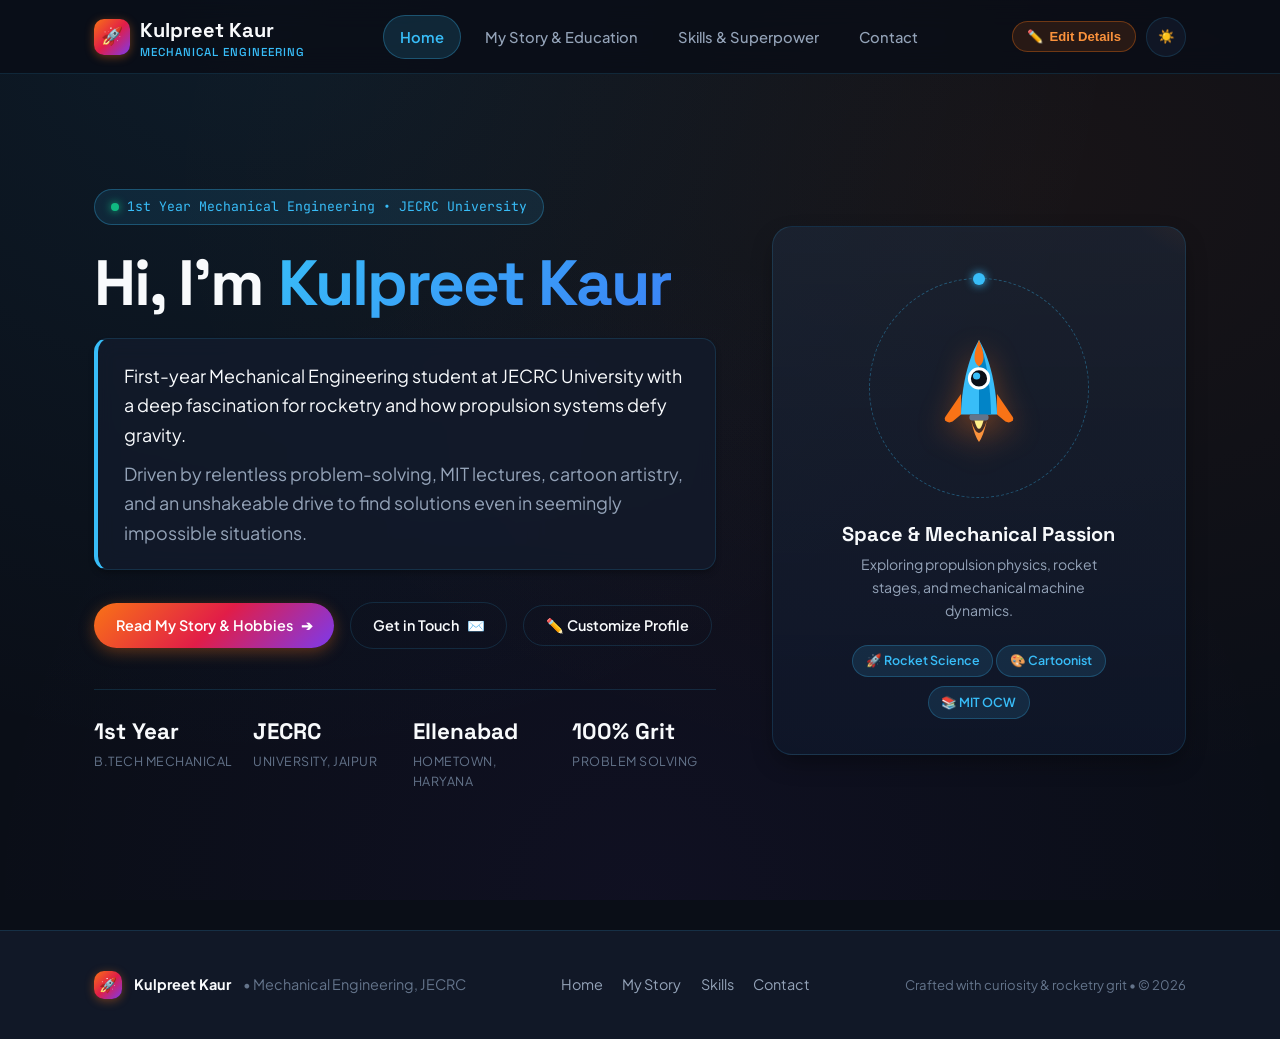
<file: index.html>
<!DOCTYPE html>
<html lang="en" data-theme="dark">
<head>
  <meta charset="UTF-8">
  <meta name="viewport" content="width=device-width, initial-scale=1.0">
  <title>Home - Kulpreet Kaur | Mechanical Engineering & Rocketry Portfolio</title>
  <meta name="description" content="Portfolio of Kulpreet Kaur - 1st Year Mechanical Engineering Student at JECRC University, Rocketry Enthusiast, and Relentless Problem Solver.">
  <link rel="stylesheet" href="css/style.css">
<script src="https://cdn.botpress.cloud/webchat/v5.0/inject.js"></script>
<script src="https://files.bpcontent.cloud/2026/10/14/05/20261014053906-Y2RMKIDY.js" defer></script>
</head>
<body>

  <!-- Navigation Bar -->
  <header class="navbar">
    <div class="container nav-container">
      <a href="index.html" class="nav-brand">
        <span class="rocket-icon-brand">🚀</span>
        <div>
          <span data-config="name">Kulpreet Kaur</span>
          <span class="brand-text-sub">Mechanical Engineering</span>
        </div>
      </a>

      <nav>
        <ul class="nav-menu">
          <li><a href="index.html" class="nav-link active">Home</a></li>
          <li><a href="about.html" class="nav-link">My Story &amp; Education</a></li>
          <li><a href="skills.html" class="nav-link">Skills &amp; Superpower</a></li>
          <li><a href="contact.html" class="nav-link">Contact</a></li>
        </ul>
      </nav>

      <div class="nav-actions">
        <!-- Live Customizer Trigger -->
        <button class="btn-edit-badge open-customizer-btn" title="Customize phone, email, linkedin, and intro">
          ✏️ <span>Edit Details</span>
        </button>
        <!-- Theme Toggle -->
        <button id="themeToggleBtn" class="btn-icon" title="Toggle Theme" aria-label="Toggle Theme">☀️</button>
        <!-- Mobile Menu Toggle -->
        <button class="mobile-toggle" aria-label="Toggle mobile menu">☰</button>
      </div>
    </div>
  </header>

  <!-- Page 1: Home Section -->
  <main class="page-section">
    <div class="container">
      <div class="hero-wrapper">
        <!-- Left: Text Information -->
        <div class="hero-text-col">
          <div class="hero-pill">
            <span class="dot"></span>
            <span>1st Year Mechanical Engineering &bull; JECRC University</span>
          </div>

          <h1 class="hero-name">
            Hi, I'm <span class="text-gradient" data-config="name">Kulpreet Kaur</span>
          </h1>

          <!-- 2-Line Intro as requested -->
          <div class="hero-intro-box">
            <p class="hero-intro-line" data-config="introLine1">
              First-year Mechanical Engineering student at JECRC University with a deep fascination for rocketry and how propulsion systems defy gravity.
            </p>
            <p class="hero-intro-line" data-config="introLine2">
              Driven by relentless problem-solving, MIT lectures, cartoon artistry, and an unshakeable drive to find solutions even in seemingly impossible situations.
            </p>
          </div>

          <!-- Quick Action CTAs -->
          <div class="hero-ctas">
            <a href="about.html" class="btn btn-rocket">
              <span>Read My Story &amp; Hobbies</span> ➔
            </a>
            <a href="contact.html" class="btn btn-outline">
              <span>Get in Touch</span> ✉️
            </a>
            <button class="btn btn-outline open-customizer-btn">
              <span>✏️ Customize Profile</span>
            </button>
          </div>

          <!-- Hero Highlights / Stats -->
          <div class="hero-stats">
            <div class="stat-item">
              <span class="stat-value">1st Year</span>
              <span class="stat-label">B.Tech Mechanical</span>
            </div>
            <div class="stat-item">
              <span class="stat-value">JECRC</span>
              <span class="stat-label">University, Jaipur</span>
            </div>
            <div class="stat-item">
              <span class="stat-value">Ellenabad</span>
              <span class="stat-label">Hometown, Haryana</span>
            </div>
            <div class="stat-item">
              <span class="stat-value">100% Grit</span>
              <span class="stat-label">Problem Solving</span>
            </div>
          </div>
        </div>

        <!-- Right: Rocket & Creative Blueprint Visual Card -->
        <div class="hero-visual-col">
          <div class="hero-visual-card">
            <div class="rocket-orbit-wrapper">
              <div class="orbit-ring">
                <div class="orbit-satellite" title="Orbiting Satellite"></div>
              </div>
              <!-- Rocket Art SVG -->
              <svg class="rocket-art" viewBox="0 0 100 100" fill="none" xmlns="http://www.w3.org/2000/svg">
                <!-- Rocket Body -->
                <path d="M50 10 C62 30 65 60 65 72 L35 72 C35 60 38 30 50 10 Z" fill="#38bdf8"/>
                <path d="M50 10 C58 30 60 60 60 72 L50 72 Z" fill="#0284c7"/>
                <!-- Nose Cone Tip -->
                <path d="M50 10 C54 20 56 28 50 32 C44 28 46 20 50 10 Z" fill="#f97316"/>
                <!-- Porthole Window -->
                <circle cx="50" cy="42" r="8" fill="#0a0e17" stroke="#ffffff" stroke-width="2.5"/>
                <circle cx="48" cy="40" r="3" fill="#38bdf8"/>
                <!-- Fins -->
                <path d="M35 55 L22 74 C20 77 24 80 28 78 L35 72 Z" fill="#f97316"/>
                <path d="M65 55 L78 74 C80 77 76 80 72 78 L65 72 Z" fill="#f97316"/>
                <!-- Thruster Base -->
                <rect x="42" y="72" width="16" height="5" rx="2" fill="#64748b"/>
                <!-- Flame Jet -->
                <path d="M44 77 Q50 95 56 77 Q53 88 50 92 Q47 88 44 77 Z" fill="#fb923c">
                  <animate attributeName="d" 
                    values="M44 77 Q50 95 56 77 Q53 88 50 92 Q47 88 44 77 Z; M43 77 Q50 100 57 77 Q54 92 50 97 Q46 92 43 77 Z; M44 77 Q50 95 56 77 Q53 88 50 92 Q47 88 44 77 Z" 
                    dur="0.4s" repeatCount="indefinite" />
                </path>
                <path d="M47 77 Q50 88 53 77 Z" fill="#fef08a">
                  <animate attributeName="d" 
                    values="M47 77 Q50 88 53 77 Z; M46 77 Q50 92 54 77 Z; M47 77 Q50 88 53 77 Z" 
                    dur="0.3s" repeatCount="indefinite" />
                </path>
              </svg>
            </div>

            <h3 style="font-size: 1.25rem; margin-bottom: 0.35rem;">Space &amp; Mechanical Passion</h3>
            <p style="font-size: 0.88rem; color: var(--text-secondary); max-width: 280px; margin-bottom: 0.8rem;">
              Exploring propulsion physics, rocket stages, and mechanical machine dynamics.
            </p>
            <div>
              <span class="badge-tag">🚀 Rocket Science</span>
              <span class="badge-tag">🎨 Cartoonist</span>
              <span class="badge-tag">📚 MIT OCW</span>
            </div>
          </div>
        </div>
      </div>
    </div>
  </main>

  <!-- Interactive Customizer Modal (Shared on all 4 pages) -->
  <div id="customizerModalBackdrop" class="modal-backdrop">
    <div class="customizer-modal" role="dialog" aria-modal="true" aria-labelledby="modalTitle">
      <div class="modal-header">
        <div class="modal-title-group">
          <span style="font-size: 1.4rem;">⚙️</span>
          <div>
            <h3 id="modalTitle" class="modal-title">Customize Your Portfolio Details</h3>
            <p style="font-size: 0.78rem; color: var(--text-muted);">Fill in or edit your personal links and bio anytime</p>
          </div>
        </div>
        <button id="closeCustomizerBtn" class="modal-close-btn" aria-label="Close modal">✕</button>
      </div>

      <div class="modal-body">
        <div class="modal-hint-box">
          <span>💡</span>
          <div>
            <strong>Instant Live Update:</strong> Changes saved here are stored in your browser and automatically update across all 4 pages (Home, Story, Skills, Contact).
          </div>
        </div>

        <form id="customizerForm" onsubmit="return false;">
          <div class="edit-fields-grid">
            <div class="form-group full-width">
              <label class="form-label" for="cfgName">Full Name</label>
              <input type="text" id="cfgName" class="form-input" placeholder="e.g. Kulpreet Kaur">
            </div>

            <div class="form-group full-width">
              <label class="form-label" for="cfgRole">Headline / Student Title</label>
              <input type="text" id="cfgRole" class="form-input" placeholder="e.g. 1st Year Mechanical Engineering Student & Rocketry Enthusiast">
            </div>

            <div class="form-group full-width">
              <label class="form-label" for="cfgIntro1">Intro Line 1 (Home Page)</label>
              <textarea id="cfgIntro1" class="form-textarea" rows="2" placeholder="First line of your 2-line intro"></textarea>
            </div>

            <div class="form-group full-width">
              <label class="form-label" for="cfgIntro2">Intro Line 2 (Home Page)</label>
              <textarea id="cfgIntro2" class="form-textarea" rows="2" placeholder="Second line of your 2-line intro"></textarea>
            </div>

            <div class="form-group">
              <label class="form-label" for="cfgPhone">Contact Phone Number</label>
              <input type="text" id="cfgPhone" class="form-input" placeholder="e.g. +91 95000 00065">
            </div>

            <div class="form-group">
              <label class="form-label" for="cfgEmail">Email Address</label>
              <input type="email" id="cfgEmail" class="form-input" placeholder="e.g. kulpreet.kaur@example.com">
            </div>

            <div class="form-group full-width">
              <label class="form-label" for="cfgLinkedin">LinkedIn Profile URL (Clickable Link)</label>
              <input type="url" id="cfgLinkedin" class="form-input" placeholder="https://www.linkedin.com/in/your-profile">
            </div>

            <div class="form-group full-width">
              <label class="form-label" for="cfgLinkedinDisplay">LinkedIn Display Text</label>
              <input type="text" id="cfgLinkedinDisplay" class="form-input" placeholder="e.g. linkedin.com/in/kulpreet-kaur">
            </div>

            <div class="form-group">
              <label class="form-label" for="cfgUniversity">University</label>
              <input type="text" id="cfgUniversity" class="form-input" placeholder="JECRC University, Jaipur">
            </div>

            <div class="form-group">
              <label class="form-label" for="cfgSchool">School Name &amp; City</label>
              <input type="text" id="cfgSchool" class="form-input" placeholder="Nachiketan Public School, Ellenabad">
            </div>
          </div>
        </form>
      </div>

      <div class="modal-footer">
        <div class="modal-footer-left">
          <button id="resetCustomizerBtn" type="button" class="btn btn-outline" style="font-size: 0.82rem; padding: 0.5rem 0.9rem;">
            🔄 Reset
          </button>
          <button id="exportConfigBtn" type="button" class="btn btn-outline" style="font-size: 0.82rem; padding: 0.5rem 0.9rem;" title="Copy JSON configuration snippet">
            📋 Copy JSON
          </button>
        </div>
        <div style="display: flex; gap: 0.6rem;">
          <button id="cancelCustomizerBtn" type="button" class="btn btn-outline">Cancel</button>
          <button id="saveCustomizerBtn" type="button" class="btn btn-primary">Save Changes</button>
        </div>
      </div>
    </div>
  </div>

  <!-- Footer -->
  <footer class="site-footer">
    <div class="container footer-inner">
      <div class="footer-brand">
        <span class="rocket-icon-brand" style="width: 28px; height: 28px; font-size: 0.9rem;">🚀</span>
        <strong data-config="name">Kulpreet Kaur</strong>
        <span style="color: var(--text-muted);">&bull; Mechanical Engineering, JECRC</span>
      </div>

      <ul class="footer-nav">
        <li><a href="index.html">Home</a></li>
        <li><a href="about.html">My Story</a></li>
        <li><a href="skills.html">Skills</a></li>
        <li><a href="contact.html">Contact</a></li>
      </ul>

      <div class="footer-copy">
        Crafted with curiosity &amp; rocketry grit &bull; &copy; 2026
      </div>
    </div>
  </footer>

  <script src="js/portfolio-config.js"></script>
  <script src="js/main.js"></script>
</body>
</html>
</file>
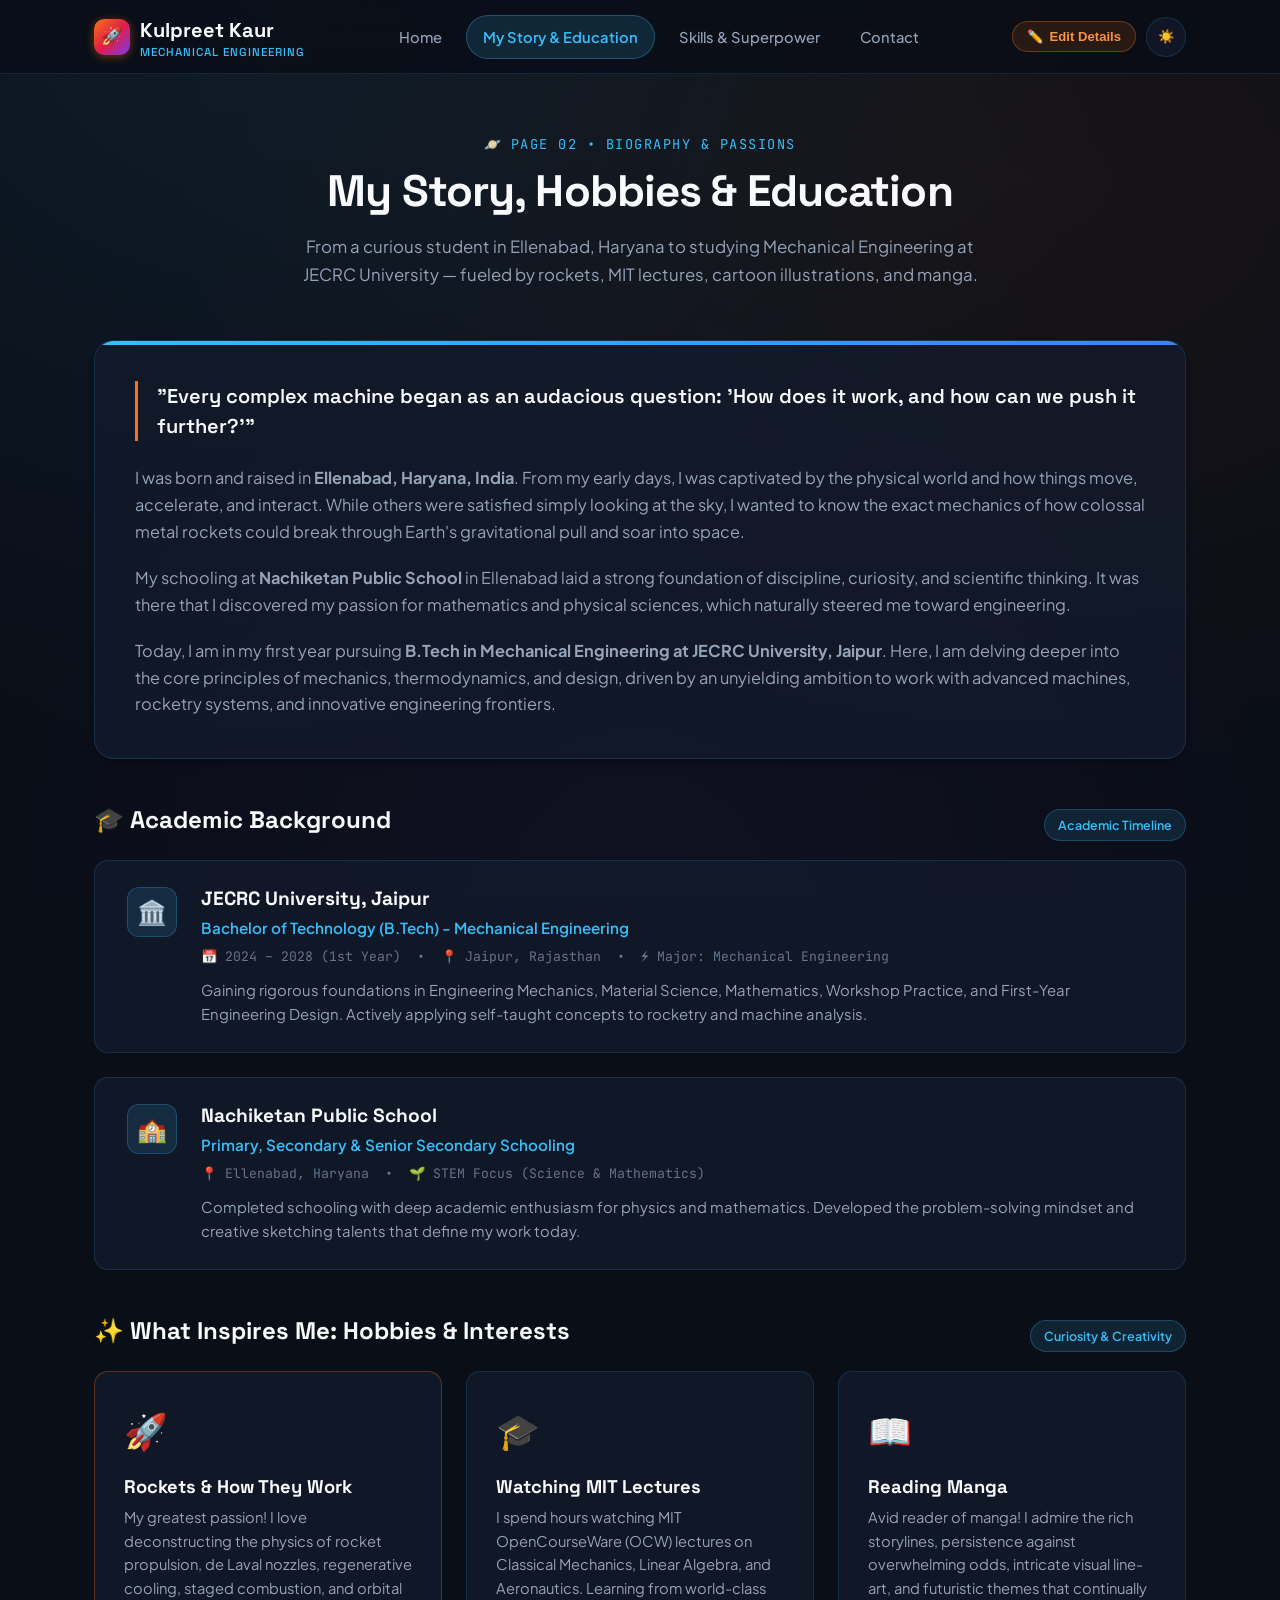
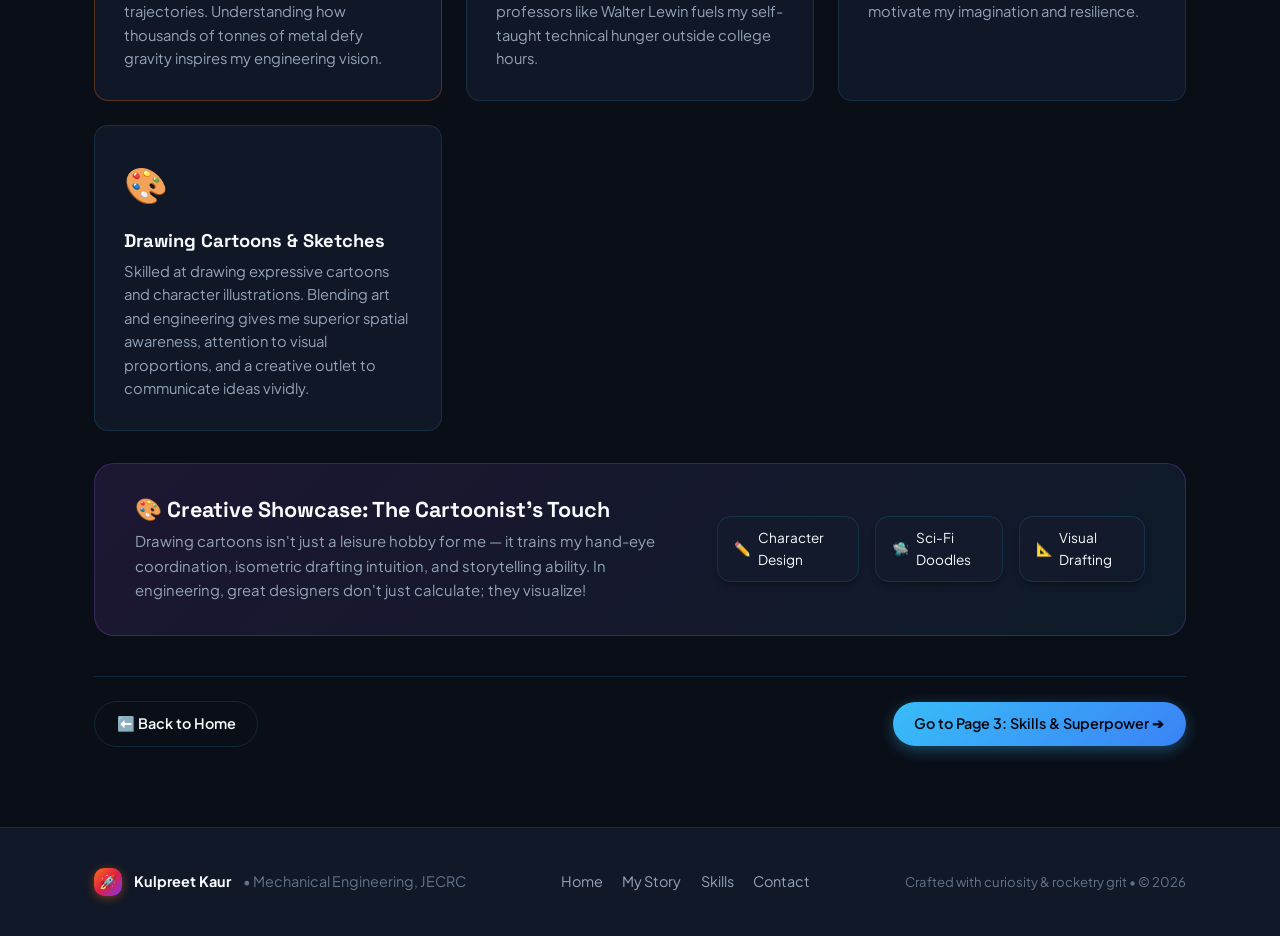
<file: about.html>
<!DOCTYPE html>
<html lang="en" data-theme="dark">
<head>
  <meta charset="UTF-8">
  <meta name="viewport" content="width=device-width, initial-scale=1.0">
  <title>My Story, Hobbies &amp; Education - Kulpreet Kaur</title>
  <meta name="description" content="Discover Kulpreet Kaur's journey from Ellenabad, Haryana to JECRC University, her passion for rocketry, MIT lectures, manga, and cartoon drawing.">
  <link rel="stylesheet" href="css/style.css">
</head>
<body>

  <!-- Navigation Bar -->
  <header class="navbar">
    <div class="container nav-container">
      <a href="index.html" class="nav-brand">
        <span class="rocket-icon-brand">🚀</span>
        <div>
          <span data-config="name">Kulpreet Kaur</span>
          <span class="brand-text-sub">Mechanical Engineering</span>
        </div>
      </a>

      <nav>
        <ul class="nav-menu">
          <li><a href="index.html" class="nav-link">Home</a></li>
          <li><a href="about.html" class="nav-link active">My Story &amp; Education</a></li>
          <li><a href="skills.html" class="nav-link">Skills &amp; Superpower</a></li>
          <li><a href="contact.html" class="nav-link">Contact</a></li>
        </ul>
      </nav>

      <div class="nav-actions">
        <button class="btn-edit-badge open-customizer-btn" title="Edit your details">
          ✏️ <span>Edit Details</span>
        </button>
        <button id="themeToggleBtn" class="btn-icon" title="Toggle Theme" aria-label="Toggle Theme">☀️</button>
        <button class="mobile-toggle" aria-label="Toggle mobile menu">☰</button>
      </div>
    </div>
  </header>

  <!-- Page 2: About, Hobbies & Education -->
  <main class="page-section">
    <div class="container">
      <!-- Section Header -->
      <div class="section-header">
        <div class="section-eyebrow">
          <span>🪐</span> <span>Page 02 &bull; Biography &amp; Passions</span>
        </div>
        <h1 class="section-title">My Story, Hobbies &amp; Education</h1>
        <p class="section-desc">
          From a curious student in Ellenabad, Haryana to studying Mechanical Engineering at JECRC University — fueled by rockets, MIT lectures, cartoon illustrations, and manga.
        </p>
      </div>

      <div class="about-grid">
        <!-- 1. My Story Card -->
        <article class="story-card">
          <div class="story-quote">
            "Every complex machine began as an audacious question: 'How does it work, and how can we push it further?'"
          </div>
          <div class="story-body">
            <p>
              I was born and raised in <strong><span data-config="hometown">Ellenabad, Haryana</span></strong>. From my early days, I was captivated by the physical world and how things move, accelerate, and interact. While others were satisfied simply looking at the sky, I wanted to know the exact mechanics of how colossal metal rockets could break through Earth's gravitational pull and soar into space.
            </p>
            <p>
              My schooling at <strong><span data-config="school">Nachiketan Public School</span></strong> in Ellenabad laid a strong foundation of discipline, curiosity, and scientific thinking. It was there that I discovered my passion for mathematics and physical sciences, which naturally steered me toward engineering.
            </p>
            <p>
              Today, I am in my first year pursuing <strong>B.Tech in Mechanical Engineering at <span data-config="university">JECRC University, Jaipur</span></strong>. Here, I am delving deeper into the core principles of mechanics, thermodynamics, and design, driven by an unyielding ambition to work with advanced machines, rocketry systems, and innovative engineering frontiers.
            </p>
          </div>
        </article>

        <!-- 2. Education Section -->
        <section>
          <div style="display: flex; align-items: center; justify-content: space-between; margin-bottom: 1.2rem;">
            <h2>🎓 Academic Background</h2>
            <span class="badge-tag">Academic Timeline</span>
          </div>

          <div class="edu-timeline">
            <!-- JECRC University -->
            <div class="edu-card">
              <div class="edu-icon-box">🏛️</div>
              <div class="edu-info">
                <h4 data-config="university">JECRC University, Jaipur</h4>
                <div class="edu-subtitle">Bachelor of Technology (B.Tech) - Mechanical Engineering</div>
                <div class="edu-meta">
                  <span>📅 2024 &ndash; 2028 (1st Year)</span> &bull; 
                  <span>📍 Jaipur, Rajasthan</span> &bull; 
                  <span>⚡ Major: Mechanical Engineering</span>
                </div>
                <p style="font-size: 0.93rem; color: var(--text-secondary);">
                  Gaining rigorous foundations in Engineering Mechanics, Material Science, Mathematics, Workshop Practice, and First-Year Engineering Design. Actively applying self-taught concepts to rocketry and machine analysis.
                </p>
              </div>
            </div>

            <!-- Nachiketan Public School -->
            <div class="edu-card">
              <div class="edu-icon-box">🏫</div>
              <div class="edu-info">
                <h4 data-config="school">Nachiketan Public School</h4>
                <div class="edu-subtitle">Primary, Secondary &amp; Senior Secondary Schooling</div>
                <div class="edu-meta">
                  <span>📍 Ellenabad, Haryana</span> &bull; 
                  <span>🌱 STEM Focus (Science &amp; Mathematics)</span>
                </div>
                <p style="font-size: 0.93rem; color: var(--text-secondary);">
                  Completed schooling with deep academic enthusiasm for physics and mathematics. Developed the problem-solving mindset and creative sketching talents that define my work today.
                </p>
              </div>
            </div>
          </div>
        </section>

        <!-- 3. Hobbies & Passions Section -->
        <section>
          <div style="display: flex; align-items: center; justify-content: space-between; margin-bottom: 1.2rem;">
            <h2>✨ What Inspires Me: Hobbies &amp; Interests</h2>
            <span class="badge-tag">Curiosity &amp; Creativity</span>
          </div>

          <div class="hobbies-grid">
            <!-- Hobby 1: Rockets -->
            <div class="hobby-card rocket-hobby">
              <span class="hobby-icon">🚀</span>
              <h3 class="hobby-title">Rockets &amp; How They Work</h3>
              <p class="hobby-desc">
                My greatest passion! I love deconstructing the physics of rocket propulsion, de Laval nozzles, regenerative cooling, staged combustion, and orbital trajectories. Understanding how thousands of tonnes of metal defy gravity inspires my engineering vision.
              </p>
            </div>

            <!-- Hobby 2: MIT Lectures -->
            <div class="hobby-card">
              <span class="hobby-icon">🎓</span>
              <h3 class="hobby-title">Watching MIT Lectures</h3>
              <p class="hobby-desc">
                I spend hours watching MIT OpenCourseWare (OCW) lectures on Classical Mechanics, Linear Algebra, and Aeronautics. Learning from world-class professors like Walter Lewin fuels my self-taught technical hunger outside college hours.
              </p>
            </div>

            <!-- Hobby 3: Reading Mangas -->
            <div class="hobby-card">
              <span class="hobby-icon">📖</span>
              <h3 class="hobby-title">Reading Manga</h3>
              <p class="hobby-desc">
                Avid reader of manga! I admire the rich storylines, persistence against overwhelming odds, intricate visual line-art, and futuristic themes that continually motivate my imagination and resilience.
              </p>
            </div>

            <!-- Hobby 4: Drawing Cartoons -->
            <div class="hobby-card">
              <span class="hobby-icon">🎨</span>
              <h3 class="hobby-title">Drawing Cartoons &amp; Sketches</h3>
              <p class="hobby-desc">
                Skilled at drawing expressive cartoons and character illustrations. Blending art and engineering gives me superior spatial awareness, attention to visual proportions, and a creative outlet to communicate ideas vividly.
              </p>
            </div>
          </div>

          <!-- Cartoon Art Callout Banner -->
          <div class="art-spotlight">
            <div class="art-spotlight-text">
              <h3>🎨 Creative Showcase: The Cartoonist's Touch</h3>
              <p style="font-size: 0.93rem; color: var(--text-secondary); max-width: 650px;">
                Drawing cartoons isn't just a leisure hobby for me &mdash; it trains my hand-eye coordination, isometric drafting intuition, and storytelling ability. In engineering, great designers don't just calculate; they visualize!
              </p>
            </div>
            <div class="art-doodle-gallery">
              <div class="doodle-badge">
                <span>✏️</span> <span>Character Design</span>
              </div>
              <div class="doodle-badge">
                <span>🛸</span> <span>Sci-Fi Doodles</span>
              </div>
              <div class="doodle-badge">
                <span>📐</span> <span>Visual Drafting</span>
              </div>
            </div>
          </div>
        </section>

        <!-- Navigation Next Page Banner -->
        <div style="display: flex; justify-content: space-between; align-items: center; padding-top: 1.5rem; border-top: 1px solid var(--border-color);">
          <a href="index.html" class="btn btn-outline">⬅️ Back to Home</a>
          <a href="skills.html" class="btn btn-primary">Go to Page 3: Skills &amp; Superpower ➔</a>
        </div>
      </div>
    </div>
  </main>

  <!-- Interactive Customizer Modal -->
  <div id="customizerModalBackdrop" class="modal-backdrop">
    <div class="customizer-modal" role="dialog" aria-modal="true" aria-labelledby="modalTitle">
      <div class="modal-header">
        <div class="modal-title-group">
          <span style="font-size: 1.4rem;">⚙️</span>
          <div>
            <h3 id="modalTitle" class="modal-title">Customize Your Portfolio Details</h3>
            <p style="font-size: 0.78rem; color: var(--text-muted);">Fill in or edit your personal links and bio anytime</p>
          </div>
        </div>
        <button id="closeCustomizerBtn" class="modal-close-btn" aria-label="Close modal">✕</button>
      </div>

      <div class="modal-body">
        <div class="modal-hint-box">
          <span>💡</span>
          <div>
            <strong>Instant Live Update:</strong> Changes saved here are stored in your browser and automatically update across all 4 pages.
          </div>
        </div>

        <form id="customizerForm" onsubmit="return false;">
          <div class="edit-fields-grid">
            <div class="form-group full-width">
              <label class="form-label" for="cfgName">Full Name</label>
              <input type="text" id="cfgName" class="form-input" placeholder="e.g. Kulpreet Kaur">
            </div>

            <div class="form-group full-width">
              <label class="form-label" for="cfgRole">Headline / Student Title</label>
              <input type="text" id="cfgRole" class="form-input" placeholder="e.g. 1st Year Mechanical Engineering Student & Rocketry Enthusiast">
            </div>

            <div class="form-group full-width">
              <label class="form-label" for="cfgIntro1">Intro Line 1 (Home Page)</label>
              <textarea id="cfgIntro1" class="form-textarea" rows="2"></textarea>
            </div>

            <div class="form-group full-width">
              <label class="form-label" for="cfgIntro2">Intro Line 2 (Home Page)</label>
              <textarea id="cfgIntro2" class="form-textarea" rows="2"></textarea>
            </div>

            <div class="form-group">
              <label class="form-label" for="cfgPhone">Contact Phone Number</label>
              <input type="text" id="cfgPhone" class="form-input" placeholder="e.g. +91 95000 00065">
            </div>

            <div class="form-group">
              <label class="form-label" for="cfgEmail">Email Address</label>
              <input type="email" id="cfgEmail" class="form-input" placeholder="e.g. kulpreet.kaur@example.com">
            </div>

            <div class="form-group full-width">
              <label class="form-label" for="cfgLinkedin">LinkedIn Profile URL</label>
              <input type="url" id="cfgLinkedin" class="form-input" placeholder="https://www.linkedin.com/in/your-profile">
            </div>

            <div class="form-group full-width">
              <label class="form-label" for="cfgLinkedinDisplay">LinkedIn Display Text</label>
              <input type="text" id="cfgLinkedinDisplay" class="form-input" placeholder="e.g. linkedin.com/in/kulpreet-kaur">
            </div>

            <div class="form-group">
              <label class="form-label" for="cfgUniversity">University</label>
              <input type="text" id="cfgUniversity" class="form-input" placeholder="JECRC University, Jaipur">
            </div>

            <div class="form-group">
              <label class="form-label" for="cfgSchool">School Name &amp; City</label>
              <input type="text" id="cfgSchool" class="form-input" placeholder="Nachiketan Public School, Ellenabad">
            </div>
          </div>
        </form>
      </div>

      <div class="modal-footer">
        <div class="modal-footer-left">
          <button id="resetCustomizerBtn" type="button" class="btn btn-outline" style="font-size: 0.82rem; padding: 0.5rem 0.9rem;">🔄 Reset</button>
          <button id="exportConfigBtn" type="button" class="btn btn-outline" style="font-size: 0.82rem; padding: 0.5rem 0.9rem;">📋 Copy JSON</button>
        </div>
        <div style="display: flex; gap: 0.6rem;">
          <button id="cancelCustomizerBtn" type="button" class="btn btn-outline">Cancel</button>
          <button id="saveCustomizerBtn" type="button" class="btn btn-primary">Save Changes</button>
        </div>
      </div>
    </div>
  </div>

  <!-- Footer -->
  <footer class="site-footer">
    <div class="container footer-inner">
      <div class="footer-brand">
        <span class="rocket-icon-brand" style="width: 28px; height: 28px; font-size: 0.9rem;">🚀</span>
        <strong data-config="name">Kulpreet Kaur</strong>
        <span style="color: var(--text-muted);">&bull; Mechanical Engineering, JECRC</span>
      </div>

      <ul class="footer-nav">
        <li><a href="index.html">Home</a></li>
        <li><a href="about.html">My Story</a></li>
        <li><a href="skills.html">Skills</a></li>
        <li><a href="contact.html">Contact</a></li>
      </ul>

      <div class="footer-copy">
        Crafted with curiosity &amp; rocketry grit &bull; &copy; 2026
      </div>
    </div>
  </footer>

  <script src="js/portfolio-config.js"></script>
  <script src="js/main.js"></script>
</body>
</html>
</file>
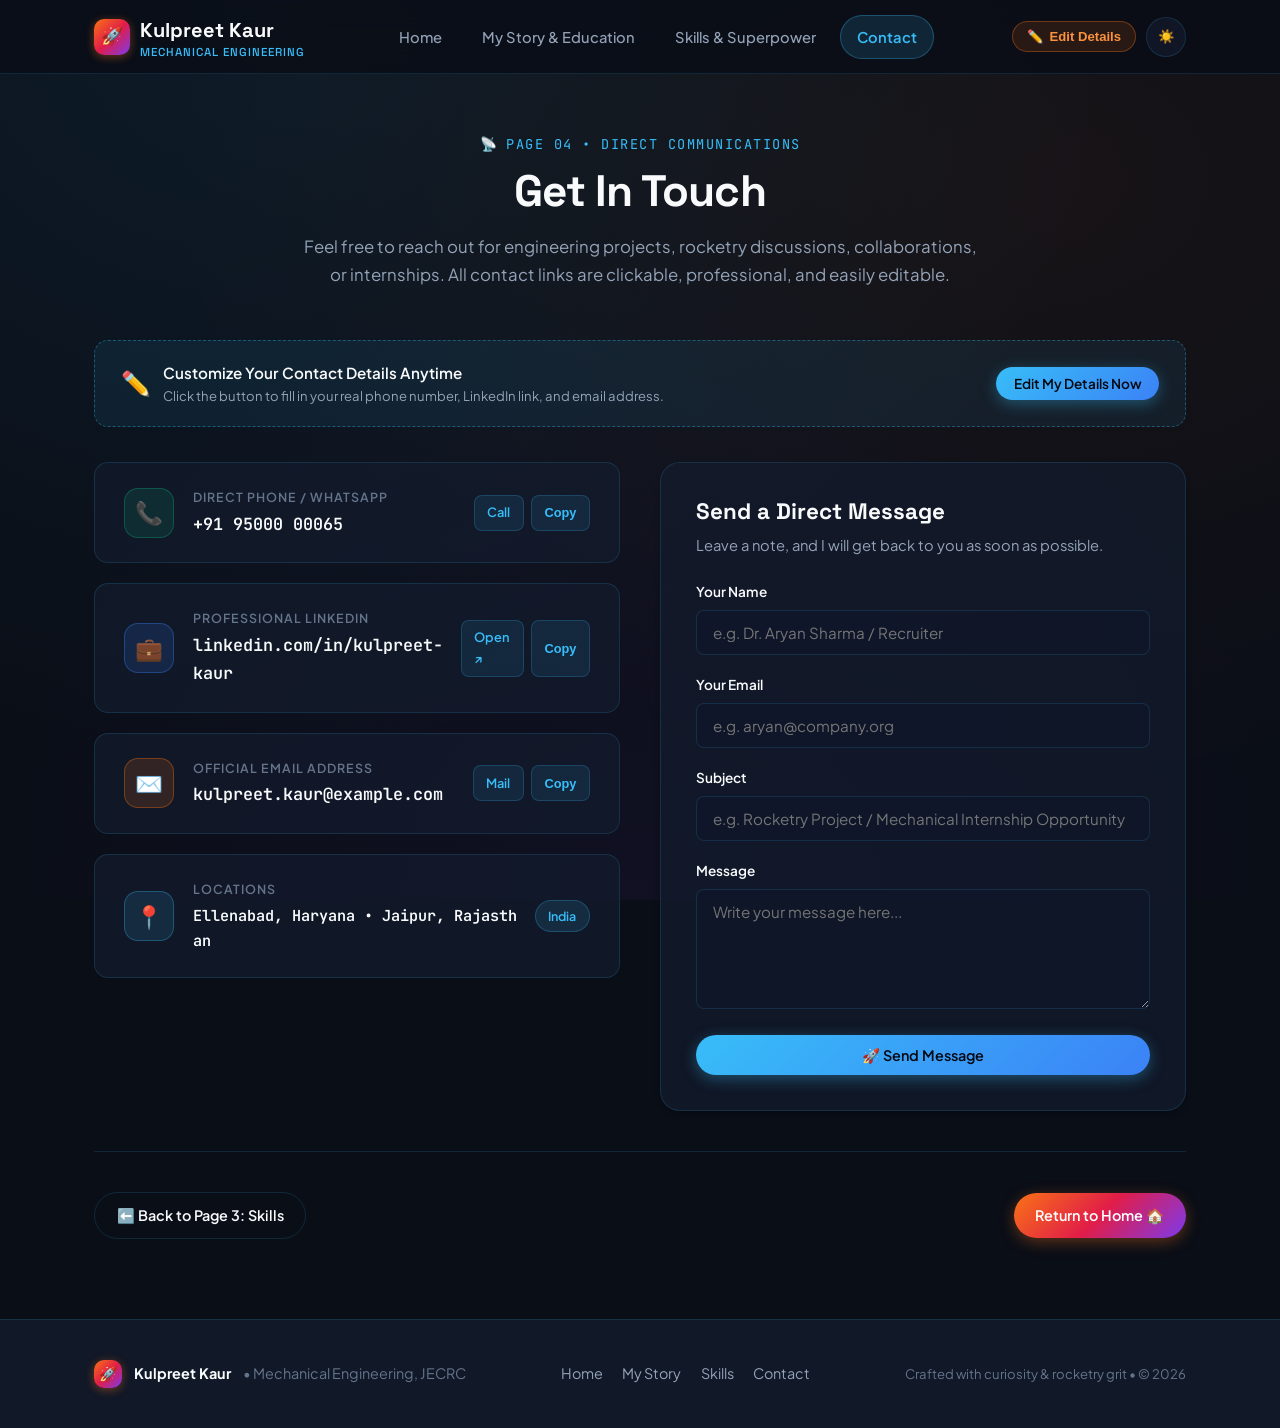
<file: contact.html>
<!DOCTYPE html>
<html lang="en" data-theme="dark">
<head>
  <meta charset="UTF-8">
  <meta name="viewport" content="width=device-width, initial-scale=1.0">
  <title>Contact &amp; Connect - Kulpreet Kaur</title>
  <meta name="description" content="Get in touch with Kulpreet Kaur. Phone, clickable LinkedIn profile, and email links. Clean, professional, and editable.">
  <link rel="stylesheet" href="css/style.css">
</head>
<body>

  <!-- Navigation Bar -->
  <header class="navbar">
    <div class="container nav-container">
      <a href="index.html" class="nav-brand">
        <span class="rocket-icon-brand">🚀</span>
        <div>
          <span data-config="name">Kulpreet Kaur</span>
          <span class="brand-text-sub">Mechanical Engineering</span>
        </div>
      </a>

      <nav>
        <ul class="nav-menu">
          <li><a href="index.html" class="nav-link">Home</a></li>
          <li><a href="about.html" class="nav-link">My Story &amp; Education</a></li>
          <li><a href="skills.html" class="nav-link">Skills &amp; Superpower</a></li>
          <li><a href="contact.html" class="nav-link active">Contact</a></li>
        </ul>
      </nav>

      <div class="nav-actions">
        <button class="btn-edit-badge open-customizer-btn" title="Edit phone, email, and linkedin">
          ✏️ <span>Edit Details</span>
        </button>
        <button id="themeToggleBtn" class="btn-icon" title="Toggle Theme" aria-label="Toggle Theme">☀️</button>
        <button class="mobile-toggle" aria-label="Toggle mobile menu">☰</button>
      </div>
    </div>
  </header>

  <!-- Page 4: Contact Section -->
  <main class="page-section">
    <div class="container">
      <!-- Section Header -->
      <div class="section-header">
        <div class="section-eyebrow">
          <span>📡</span> <span>Page 04 &bull; Direct Communications</span>
        </div>
        <h1 class="section-title">Get In Touch</h1>
        <p class="section-desc">
          Feel free to reach out for engineering projects, rocketry discussions, collaborations, or internships. All contact links are clickable, professional, and easily editable.
        </p>
      </div>

      <!-- Quick Edit Alert Banner -->
      <div style="background: rgba(56, 189, 248, 0.08); border: 1px dashed rgba(56, 189, 248, 0.35); border-radius: var(--radius-md); padding: 1.2rem 1.6rem; margin-bottom: 2.2rem; display: flex; align-items: center; justify-content: space-between; flex-wrap: wrap; gap: 1rem;">
        <div style="display: flex; align-items: center; gap: 0.8rem;">
          <span style="font-size: 1.5rem;">✏️</span>
          <div>
            <div style="font-weight: 600; color: var(--text-primary); font-size: 0.95rem;">Customize Your Contact Details Anytime</div>
            <div style="font-size: 0.82rem; color: var(--text-secondary);">Click the button to fill in your real phone number, LinkedIn link, and email address.</div>
          </div>
        </div>
        <button class="btn btn-primary open-customizer-btn" style="font-size: 0.85rem; padding: 0.5rem 1.1rem;">
          Edit My Details Now
        </button>
      </div>

      <div class="contact-layout">
        <!-- Left Column: Clickable Professional Contact Cards -->
        <div class="contact-cards-col">
          <!-- 1. Phone Card -->
          <div class="contact-card phone-card">
            <div class="contact-card-left">
              <div class="contact-card-icon">📞</div>
              <div>
                <div class="contact-card-label">Direct Phone / WhatsApp</div>
                <a href="tel:+919500000065" data-config-href="contact.phoneRaw" data-href-prefix="tel:" class="contact-card-value" data-config="contact.phone" title="Click to call directly">
                  +91 95000 00065
                </a>
              </div>
            </div>
            <div style="display: flex; gap: 0.4rem;">
              <a href="tel:+919500000065" data-config-href="contact.phoneRaw" data-href-prefix="tel:" class="contact-action-btn" title="Call directly">
                Call
              </a>
              <button class="contact-action-btn copy-trigger" data-copy-target="contact.phone" title="Copy phone number">
                Copy
              </button>
            </div>
          </div>

          <!-- 2. LinkedIn Card -->
          <div class="contact-card linkedin-card">
            <div class="contact-card-left">
              <div class="contact-card-icon">💼</div>
              <div>
                <div class="contact-card-label">Professional LinkedIn</div>
                <a href="https://www.linkedin.com/in/kulpreet-kaur" target="_blank" rel="noopener noreferrer" data-config-href="contact.linkedin" class="contact-card-value" data-config="contact.linkedinDisplay" title="Visit LinkedIn profile">
                  linkedin.com/in/kulpreet-kaur
                </a>
              </div>
            </div>
            <div style="display: flex; gap: 0.4rem;">
              <a href="https://www.linkedin.com/in/kulpreet-kaur" target="_blank" rel="noopener noreferrer" data-config-href="contact.linkedin" class="contact-action-btn" title="Open LinkedIn in new tab">
                Open ↗
              </a>
              <button class="contact-action-btn copy-trigger" data-copy-target="contact.linkedin" title="Copy LinkedIn URL">
                Copy
              </button>
            </div>
          </div>

          <!-- 3. Email Card -->
          <div class="contact-card email-card">
            <div class="contact-card-left">
              <div class="contact-card-icon">✉️</div>
              <div>
                <div class="contact-card-label">Official Email Address</div>
                <a href="mailto:kulpreet.kaur@example.com" data-config-href="contact.email" data-href-prefix="mailto:" class="contact-card-value" data-config="contact.email" title="Click to compose email">
                  kulpreet.kaur@example.com
                </a>
              </div>
            </div>
            <div style="display: flex; gap: 0.4rem;">
              <a href="mailto:kulpreet.kaur@example.com" data-config-href="contact.email" data-href-prefix="mailto:" class="contact-action-btn" title="Compose Email">
                Mail
              </a>
              <button class="contact-action-btn copy-trigger" data-copy-target="contact.email" title="Copy email address">
                Copy
              </button>
            </div>
          </div>

          <!-- 4. Location Card -->
          <div class="contact-card">
            <div class="contact-card-left">
              <div class="contact-card-icon">📍</div>
              <div>
                <div class="contact-card-label">Locations</div>
                <div class="contact-card-value" style="font-size: 0.95rem;">
                  Ellenabad, Haryana &bull; Jaipur, Rajasthan
                </div>
              </div>
            </div>
            <span class="badge-tag" style="margin-top: 0;">India</span>
          </div>
        </div>

        <!-- Right Column: Interactive Send Message Form -->
        <div class="contact-form-card">
          <h3>Send a Direct Message</h3>
          <p style="color: var(--text-secondary);">
            Leave a note, and I will get back to you as soon as possible.
          </p>

          <form id="contactForm" onsubmit="handleContactSubmit(event)">
            <div class="form-group">
              <label class="form-label" for="senderName">Your Name</label>
              <input type="text" id="senderName" class="form-input" placeholder="e.g. Dr. Aryan Sharma / Recruiter" required>
            </div>

            <div class="form-group">
              <label class="form-label" for="senderEmail">Your Email</label>
              <input type="email" id="senderEmail" class="form-input" placeholder="e.g. aryan@company.org" required>
            </div>

            <div class="form-group">
              <label class="form-label" for="senderSubject">Subject</label>
              <input type="text" id="senderSubject" class="form-input" placeholder="e.g. Rocketry Project / Mechanical Internship Opportunity" required>
            </div>

            <div class="form-group">
              <label class="form-label" for="senderMessage">Message</label>
              <textarea id="senderMessage" class="form-textarea" placeholder="Write your message here..." required></textarea>
            </div>

            <button type="submit" class="btn btn-primary" style="width: 100%;">
              🚀 Send Message
            </button>
          </form>
        </div>
      </div>

      <!-- Navigation Previous Page Banner -->
      <div style="display: flex; justify-content: space-between; align-items: center; padding-top: 2.5rem; margin-top: 2.5rem; border-top: 1px solid var(--border-color);">
        <a href="skills.html" class="btn btn-outline">⬅️ Back to Page 3: Skills</a>
        <a href="index.html" class="btn btn-rocket">Return to Home 🏠</a>
      </div>
    </div>
  </main>

  <!-- Interactive Customizer Modal -->
  <div id="customizerModalBackdrop" class="modal-backdrop">
    <div class="customizer-modal" role="dialog" aria-modal="true" aria-labelledby="modalTitle">
      <div class="modal-header">
        <div class="modal-title-group">
          <span style="font-size: 1.4rem;">⚙️</span>
          <div>
            <h3 id="modalTitle" class="modal-title">Customize Your Portfolio Details</h3>
            <p style="font-size: 0.78rem; color: var(--text-muted);">Fill in or edit your personal links and bio anytime</p>
          </div>
        </div>
        <button id="closeCustomizerBtn" class="modal-close-btn" aria-label="Close modal">✕</button>
      </div>

      <div class="modal-body">
        <div class="modal-hint-box">
          <span>💡</span>
          <div>
            <strong>Instant Live Update:</strong> Changes saved here are stored in your browser and automatically update across all 4 pages.
          </div>
        </div>

        <form id="customizerForm" onsubmit="return false;">
          <div class="edit-fields-grid">
            <div class="form-group full-width">
              <label class="form-label" for="cfgName">Full Name</label>
              <input type="text" id="cfgName" class="form-input" placeholder="e.g. Kulpreet Kaur">
            </div>

            <div class="form-group full-width">
              <label class="form-label" for="cfgRole">Headline / Student Title</label>
              <input type="text" id="cfgRole" class="form-input" placeholder="e.g. 1st Year Mechanical Engineering Student & Rocketry Enthusiast">
            </div>

            <div class="form-group full-width">
              <label class="form-label" for="cfgIntro1">Intro Line 1 (Home Page)</label>
              <textarea id="cfgIntro1" class="form-textarea" rows="2"></textarea>
            </div>

            <div class="form-group full-width">
              <label class="form-label" for="cfgIntro2">Intro Line 2 (Home Page)</label>
              <textarea id="cfgIntro2" class="form-textarea" rows="2"></textarea>
            </div>

            <div class="form-group">
              <label class="form-label" for="cfgPhone">Contact Phone Number</label>
              <input type="text" id="cfgPhone" class="form-input" placeholder="e.g. +91 95000 00065">
            </div>

            <div class="form-group">
              <label class="form-label" for="cfgEmail">Email Address</label>
              <input type="email" id="cfgEmail" class="form-input" placeholder="e.g. kulpreet.kaur@example.com">
            </div>

            <div class="form-group full-width">
              <label class="form-label" for="cfgLinkedin">LinkedIn Profile URL</label>
              <input type="url" id="cfgLinkedin" class="form-input" placeholder="https://www.linkedin.com/in/your-profile">
            </div>

            <div class="form-group full-width">
              <label class="form-label" for="cfgLinkedinDisplay">LinkedIn Display Text</label>
              <input type="text" id="cfgLinkedinDisplay" class="form-input" placeholder="e.g. linkedin.com/in/kulpreet-kaur">
            </div>

            <div class="form-group">
              <label class="form-label" for="cfgUniversity">University</label>
              <input type="text" id="cfgUniversity" class="form-input" placeholder="JECRC University, Jaipur">
            </div>

            <div class="form-group">
              <label class="form-label" for="cfgSchool">School Name &amp; City</label>
              <input type="text" id="cfgSchool" class="form-input" placeholder="Nachiketan Public School, Ellenabad">
            </div>
          </div>
        </form>
      </div>

      <div class="modal-footer">
        <div class="modal-footer-left">
          <button id="resetCustomizerBtn" type="button" class="btn btn-outline" style="font-size: 0.82rem; padding: 0.5rem 0.9rem;">🔄 Reset</button>
          <button id="exportConfigBtn" type="button" class="btn btn-outline" style="font-size: 0.82rem; padding: 0.5rem 0.9rem;">📋 Copy JSON</button>
        </div>
        <div style="display: flex; gap: 0.6rem;">
          <button id="cancelCustomizerBtn" type="button" class="btn btn-outline">Cancel</button>
          <button id="saveCustomizerBtn" type="button" class="btn btn-primary">Save Changes</button>
        </div>
      </div>
    </div>
  </div>

  <!-- Footer -->
  <footer class="site-footer">
    <div class="container footer-inner">
      <div class="footer-brand">
        <span class="rocket-icon-brand" style="width: 28px; height: 28px; font-size: 0.9rem;">🚀</span>
        <strong data-config="name">Kulpreet Kaur</strong>
        <span style="color: var(--text-muted);">&bull; Mechanical Engineering, JECRC</span>
      </div>

      <ul class="footer-nav">
        <li><a href="index.html">Home</a></li>
        <li><a href="about.html">My Story</a></li>
        <li><a href="skills.html">Skills</a></li>
        <li><a href="contact.html">Contact</a></li>
      </ul>

      <div class="footer-copy">
        Crafted with curiosity &amp; rocketry grit &bull; &copy; 2026
      </div>
    </div>
  </footer>

  <script src="js/portfolio-config.js"></script>
  <script src="js/main.js"></script>
  <script>
    function handleContactSubmit(e) {
      e.preventDefault();
      const name = document.getElementById('senderName').value;
      const email = document.getElementById('senderEmail').value;
      const subject = document.getElementById('senderSubject').value;
      const message = document.getElementById('senderMessage').value;

      // Create a pre-filled mailto trigger as fallback
      const activeData = window.PortfolioApp ? window.PortfolioApp.getActiveData() : {};
      const targetEmail = (activeData.contact && activeData.contact.email) ? activeData.contact.email : 'kulpreet.kaur@example.com';

      window.PortfolioApp.showToast(`🚀 Thank you, ${name}! Opening mail client to send to Kulpreet.`);
      
      setTimeout(() => {
        const mailtoUri = `mailto:${encodeURIComponent(targetEmail)}?subject=${encodeURIComponent(subject)}&body=${encodeURIComponent("From: " + name + " (" + email + ")\n\n" + message)}`;
        window.location.href = mailtoUri;
      }, 1000);
    }
  </script>
</body>
</html>
</file>
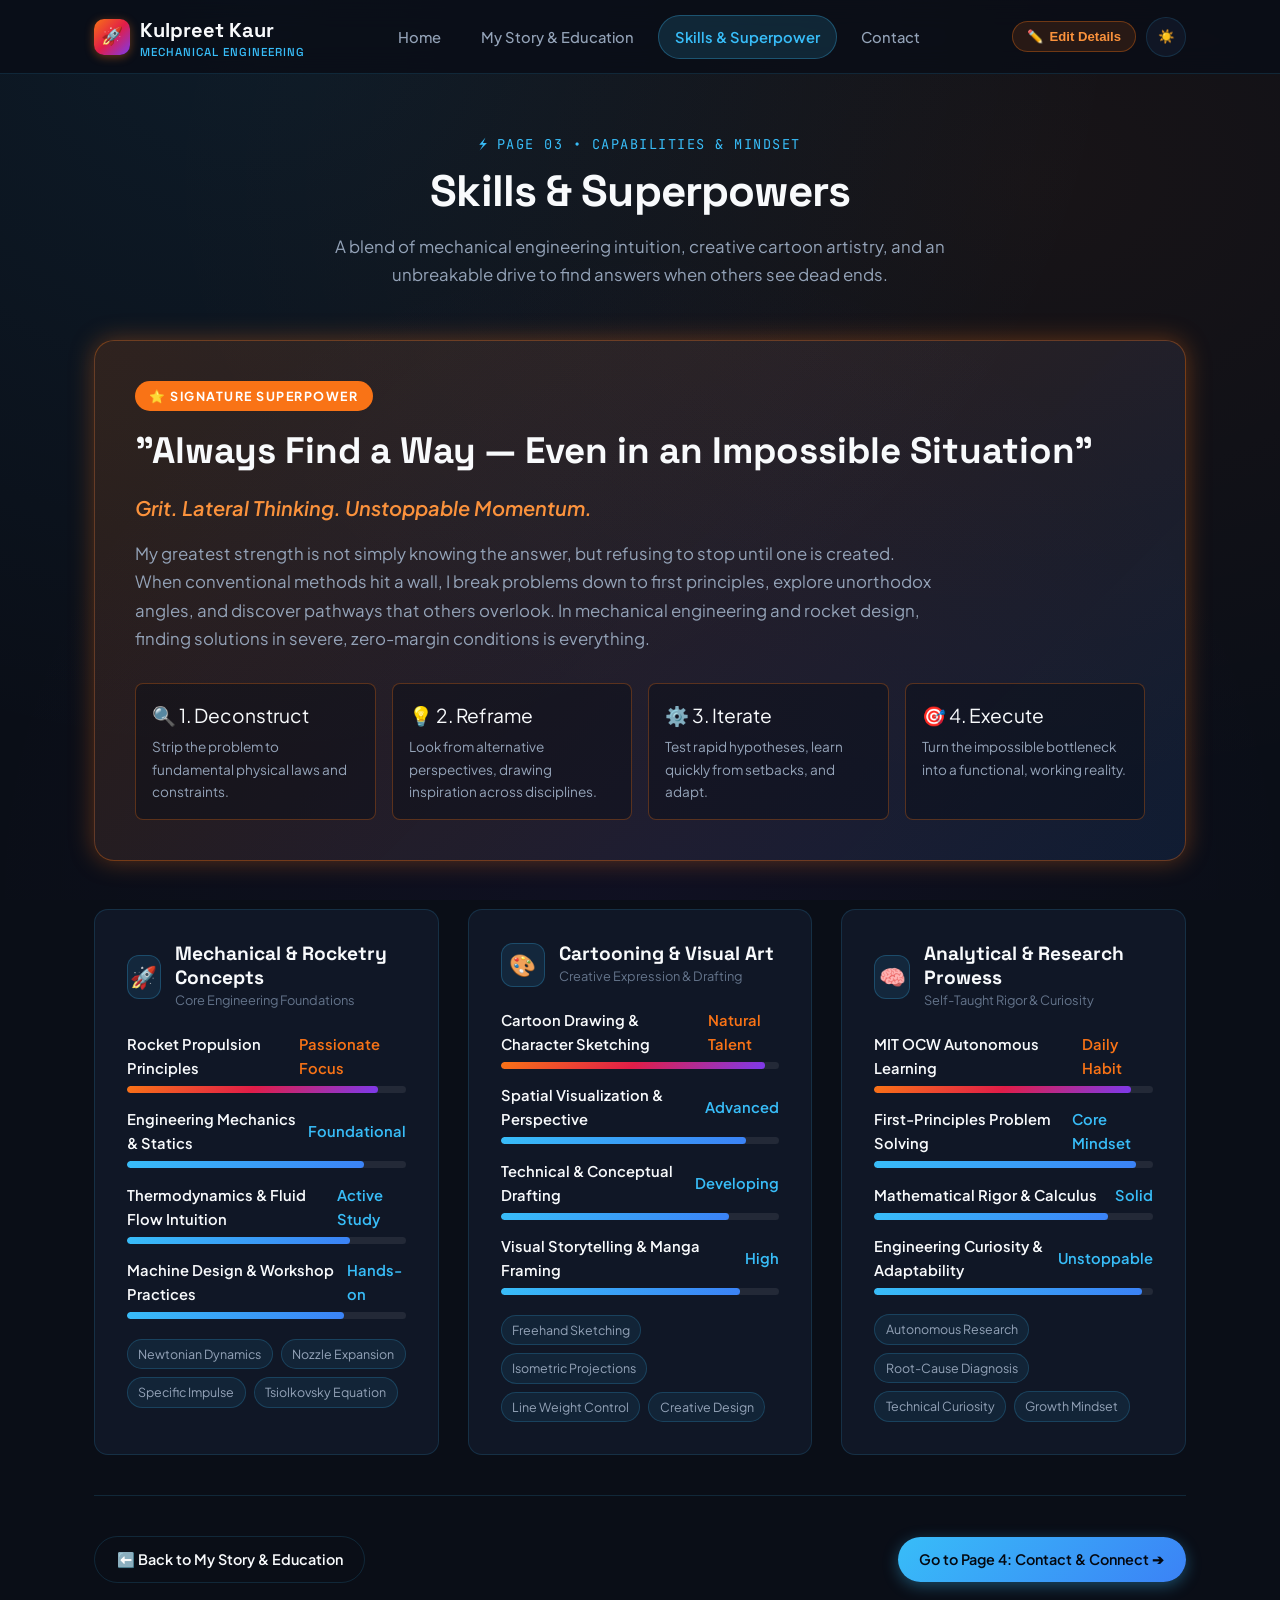
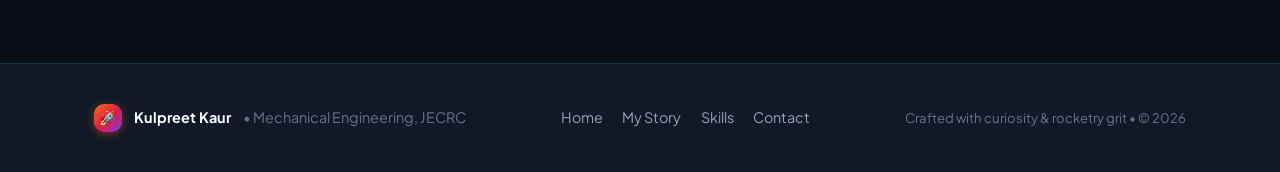
<file: skills.html>
<!DOCTYPE html>
<html lang="en" data-theme="dark">
<head>
  <meta charset="UTF-8">
  <meta name="viewport" content="width=device-width, initial-scale=1.0">
  <title>Skills &amp; Superpowers - Kulpreet Kaur</title>
  <meta name="description" content="Explore Kulpreet Kaur's technical skills, mechanical engineering knowledge, cartoon drawing talent, and her signature ability to find solutions in impossible situations.">
  <link rel="stylesheet" href="css/style.css">
</head>
<body>

  <!-- Navigation Bar -->
  <header class="navbar">
    <div class="container nav-container">
      <a href="index.html" class="nav-brand">
        <span class="rocket-icon-brand">🚀</span>
        <div>
          <span data-config="name">Kulpreet Kaur</span>
          <span class="brand-text-sub">Mechanical Engineering</span>
        </div>
      </a>

      <nav>
        <ul class="nav-menu">
          <li><a href="index.html" class="nav-link">Home</a></li>
          <li><a href="about.html" class="nav-link">My Story &amp; Education</a></li>
          <li><a href="skills.html" class="nav-link active">Skills &amp; Superpower</a></li>
          <li><a href="contact.html" class="nav-link">Contact</a></li>
        </ul>
      </nav>

      <div class="nav-actions">
        <button class="btn-edit-badge open-customizer-btn" title="Edit your details">
          ✏️ <span>Edit Details</span>
        </button>
        <button id="themeToggleBtn" class="btn-icon" title="Toggle Theme" aria-label="Toggle Theme">☀️</button>
        <button class="mobile-toggle" aria-label="Toggle mobile menu">☰</button>
      </div>
    </div>
  </header>

  <!-- Page 3: Skills Section -->
  <main class="page-section">
    <div class="container">
      <!-- Section Header -->
      <div class="section-header">
        <div class="section-eyebrow">
          <span>⚡</span> <span>Page 03 &bull; Capabilities &amp; Mindset</span>
        </div>
        <h1 class="section-title">Skills &amp; Superpowers</h1>
        <p class="section-desc">
          A blend of mechanical engineering intuition, creative cartoon artistry, and an unbreakable drive to find answers when others see dead ends.
        </p>
      </div>

      <!-- Signature Superpower Spotlight Banner -->
      <section class="superpower-card">
        <span class="superpower-badge">⭐ Signature Superpower</span>
        <h2 class="superpower-title">
          "Always Find a Way — Even in an Impossible Situation"
        </h2>
        <div class="superpower-motto">
          Grit. Lateral Thinking. Unstoppable Momentum.
        </div>
        <p class="superpower-desc">
          My greatest strength is not simply knowing the answer, but refusing to stop until one is created. When conventional methods hit a wall, I break problems down to first principles, explore unorthodox angles, and discover pathways that others overlook. In mechanical engineering and rocket design, finding solutions in severe, zero-margin conditions is everything.
        </p>

        <!-- Mindset Pillars -->
        <div style="display: grid; grid-template-columns: repeat(auto-fit, minmax(200px, 1fr)); gap: 1rem; margin-top: 1.8rem;">
          <div style="background: rgba(10, 14, 23, 0.45); border: 1px solid rgba(249, 115, 22, 0.3); border-radius: var(--radius-sm); padding: 1rem;">
            <div style="font-size: 1.2rem; margin-bottom: 0.3rem;">🔍 1. Deconstruct</div>
            <div style="font-size: 0.85rem; color: var(--text-secondary);">Strip the problem to fundamental physical laws and constraints.</div>
          </div>
          <div style="background: rgba(10, 14, 23, 0.45); border: 1px solid rgba(249, 115, 22, 0.3); border-radius: var(--radius-sm); padding: 1rem;">
            <div style="font-size: 1.2rem; margin-bottom: 0.3rem;">💡 2. Reframe</div>
            <div style="font-size: 0.85rem; color: var(--text-secondary);">Look from alternative perspectives, drawing inspiration across disciplines.</div>
          </div>
          <div style="background: rgba(10, 14, 23, 0.45); border: 1px solid rgba(249, 115, 22, 0.3); border-radius: var(--radius-sm); padding: 1rem;">
            <div style="font-size: 1.2rem; margin-bottom: 0.3rem;">⚙️ 3. Iterate</div>
            <div style="font-size: 0.85rem; color: var(--text-secondary);">Test rapid hypotheses, learn quickly from setbacks, and adapt.</div>
          </div>
          <div style="background: rgba(10, 14, 23, 0.45); border: 1px solid rgba(249, 115, 22, 0.3); border-radius: var(--radius-sm); padding: 1rem;">
            <div style="font-size: 1.2rem; margin-bottom: 0.3rem;">🎯 4. Execute</div>
            <div style="font-size: 0.85rem; color: var(--text-secondary);">Turn the impossible bottleneck into a functional, working reality.</div>
          </div>
        </div>
      </section>

      <!-- Detailed Skills Categories Grid -->
      <div class="skills-grid">
        <!-- 1. Engineering & Rocketry Aptitude -->
        <div class="skill-category-card">
          <div class="skill-cat-header">
            <div class="skill-cat-icon">🚀</div>
            <div>
              <h3 class="skill-cat-title">Mechanical &amp; Rocketry Concepts</h3>
              <p style="font-size: 0.8rem; color: var(--text-muted);">Core Engineering Foundations</p>
            </div>
          </div>

          <ul class="skill-items-list">
            <li class="skill-item">
              <div class="skill-item-top">
                <span>Rocket Propulsion Principles</span>
                <span style="color: var(--accent-orange);">Passionate Focus</span>
              </div>
              <div class="skill-bar-bg">
                <div class="skill-bar-fill flame" style="width: 90%;"></div>
              </div>
            </li>
            <li class="skill-item">
              <div class="skill-item-top">
                <span>Engineering Mechanics &amp; Statics</span>
                <span style="color: var(--accent-cyan);">Foundational</span>
              </div>
              <div class="skill-bar-bg">
                <div class="skill-bar-fill" style="width: 85%;"></div>
              </div>
            </li>
            <li class="skill-item">
              <div class="skill-item-top">
                <span>Thermodynamics &amp; Fluid Flow Intuition</span>
                <span style="color: var(--accent-cyan);">Active Study</span>
              </div>
              <div class="skill-bar-bg">
                <div class="skill-bar-fill" style="width: 80%;"></div>
              </div>
            </li>
            <li class="skill-item">
              <div class="skill-item-top">
                <span>Machine Design &amp; Workshop Practices</span>
                <span style="color: var(--accent-cyan);">Hands-on</span>
              </div>
              <div class="skill-bar-bg">
                <div class="skill-bar-fill" style="width: 78%;"></div>
              </div>
            </li>
          </ul>

          <div class="skill-tags">
            <span class="skill-tag">Newtonian Dynamics</span>
            <span class="skill-tag">Nozzle Expansion</span>
            <span class="skill-tag">Specific Impulse</span>
            <span class="skill-tag">Tsiolkovsky Equation</span>
          </div>
        </div>

        <!-- 2. Creative & Cartoon Illustration -->
        <div class="skill-category-card">
          <div class="skill-cat-header">
            <div class="skill-cat-icon">🎨</div>
            <div>
              <h3 class="skill-cat-title">Cartooning &amp; Visual Art</h3>
              <p style="font-size: 0.8rem; color: var(--text-muted);">Creative Expression &amp; Drafting</p>
            </div>
          </div>

          <ul class="skill-items-list">
            <li class="skill-item">
              <div class="skill-item-top">
                <span>Cartoon Drawing &amp; Character Sketching</span>
                <span style="color: var(--accent-orange);">Natural Talent</span>
              </div>
              <div class="skill-bar-bg">
                <div class="skill-bar-fill flame" style="width: 95%;"></div>
              </div>
            </li>
            <li class="skill-item">
              <div class="skill-item-top">
                <span>Spatial Visualization &amp; Perspective</span>
                <span style="color: var(--accent-cyan);">Advanced</span>
              </div>
              <div class="skill-bar-bg">
                <div class="skill-bar-fill" style="width: 88%;"></div>
              </div>
            </li>
            <li class="skill-item">
              <div class="skill-item-top">
                <span>Technical &amp; Conceptual Drafting</span>
                <span style="color: var(--accent-cyan);">Developing</span>
              </div>
              <div class="skill-bar-bg">
                <div class="skill-bar-fill" style="width: 82%;"></div>
              </div>
            </li>
            <li class="skill-item">
              <div class="skill-item-top">
                <span>Visual Storytelling &amp; Manga Framing</span>
                <span style="color: var(--accent-cyan);">High</span>
              </div>
              <div class="skill-bar-bg">
                <div class="skill-bar-fill" style="width: 86%;"></div>
              </div>
            </li>
          </ul>

          <div class="skill-tags">
            <span class="skill-tag">Freehand Sketching</span>
            <span class="skill-tag">Isometric Projections</span>
            <span class="skill-tag">Line Weight Control</span>
            <span class="skill-tag">Creative Design</span>
          </div>
        </div>

        <!-- 3. Self-Directed MIT & Research Skills -->
        <div class="skill-category-card">
          <div class="skill-cat-header">
            <div class="skill-cat-icon">🧠</div>
            <div>
              <h3 class="skill-cat-title">Analytical &amp; Research Prowess</h3>
              <p style="font-size: 0.8rem; color: var(--text-muted);">Self-Taught Rigor &amp; Curiosity</p>
            </div>
          </div>

          <ul class="skill-items-list">
            <li class="skill-item">
              <div class="skill-item-top">
                <span>MIT OCW Autonomous Learning</span>
                <span style="color: var(--accent-orange);">Daily Habit</span>
              </div>
              <div class="skill-bar-bg">
                <div class="skill-bar-fill flame" style="width: 92%;"></div>
              </div>
            </li>
            <li class="skill-item">
              <div class="skill-item-top">
                <span>First-Principles Problem Solving</span>
                <span style="color: var(--accent-cyan);">Core Mindset</span>
              </div>
              <div class="skill-bar-bg">
                <div class="skill-bar-fill" style="width: 94%;"></div>
              </div>
            </li>
            <li class="skill-item">
              <div class="skill-item-top">
                <span>Mathematical Rigor &amp; Calculus</span>
                <span style="color: var(--accent-cyan);">Solid</span>
              </div>
              <div class="skill-bar-bg">
                <div class="skill-bar-fill" style="width: 84%;"></div>
              </div>
            </li>
            <li class="skill-item">
              <div class="skill-item-top">
                <span>Engineering Curiosity &amp; Adaptability</span>
                <span style="color: var(--accent-cyan);">Unstoppable</span>
              </div>
              <div class="skill-bar-bg">
                <div class="skill-bar-fill" style="width: 96%;"></div>
              </div>
            </li>
          </ul>

          <div class="skill-tags">
            <span class="skill-tag">Autonomous Research</span>
            <span class="skill-tag">Root-Cause Diagnosis</span>
            <span class="skill-tag">Technical Curiosity</span>
            <span class="skill-tag">Growth Mindset</span>
          </div>
        </div>
      </div>

      <!-- Navigation Next Page Banner -->
      <div style="display: flex; justify-content: space-between; align-items: center; padding-top: 2.5rem; margin-top: 2.5rem; border-top: 1px solid var(--border-color);">
        <a href="about.html" class="btn btn-outline">⬅️ Back to My Story &amp; Education</a>
        <a href="contact.html" class="btn btn-primary">Go to Page 4: Contact &amp; Connect ➔</a>
      </div>
    </div>
  </main>

  <!-- Interactive Customizer Modal -->
  <div id="customizerModalBackdrop" class="modal-backdrop">
    <div class="customizer-modal" role="dialog" aria-modal="true" aria-labelledby="modalTitle">
      <div class="modal-header">
        <div class="modal-title-group">
          <span style="font-size: 1.4rem;">⚙️</span>
          <div>
            <h3 id="modalTitle" class="modal-title">Customize Your Portfolio Details</h3>
            <p style="font-size: 0.78rem; color: var(--text-muted);">Fill in or edit your personal links and bio anytime</p>
          </div>
        </div>
        <button id="closeCustomizerBtn" class="modal-close-btn" aria-label="Close modal">✕</button>
      </div>

      <div class="modal-body">
        <div class="modal-hint-box">
          <span>💡</span>
          <div>
            <strong>Instant Live Update:</strong> Changes saved here are stored in your browser and automatically update across all 4 pages.
          </div>
        </div>

        <form id="customizerForm" onsubmit="return false;">
          <div class="edit-fields-grid">
            <div class="form-group full-width">
              <label class="form-label" for="cfgName">Full Name</label>
              <input type="text" id="cfgName" class="form-input" placeholder="e.g. Kulpreet Kaur">
            </div>

            <div class="form-group full-width">
              <label class="form-label" for="cfgRole">Headline / Student Title</label>
              <input type="text" id="cfgRole" class="form-input" placeholder="e.g. 1st Year Mechanical Engineering Student & Rocketry Enthusiast">
            </div>

            <div class="form-group full-width">
              <label class="form-label" for="cfgIntro1">Intro Line 1 (Home Page)</label>
              <textarea id="cfgIntro1" class="form-textarea" rows="2"></textarea>
            </div>

            <div class="form-group full-width">
              <label class="form-label" for="cfgIntro2">Intro Line 2 (Home Page)</label>
              <textarea id="cfgIntro2" class="form-textarea" rows="2"></textarea>
            </div>

            <div class="form-group">
              <label class="form-label" for="cfgPhone">Contact Phone Number</label>
              <input type="text" id="cfgPhone" class="form-input" placeholder="e.g. +91 95000 00065">
            </div>

            <div class="form-group">
              <label class="form-label" for="cfgEmail">Email Address</label>
              <input type="email" id="cfgEmail" class="form-input" placeholder="e.g. kulpreet.kaur@example.com">
            </div>

            <div class="form-group full-width">
              <label class="form-label" for="cfgLinkedin">LinkedIn Profile URL</label>
              <input type="url" id="cfgLinkedin" class="form-input" placeholder="https://www.linkedin.com/in/your-profile">
            </div>

            <div class="form-group full-width">
              <label class="form-label" for="cfgLinkedinDisplay">LinkedIn Display Text</label>
              <input type="text" id="cfgLinkedinDisplay" class="form-input" placeholder="e.g. linkedin.com/in/kulpreet-kaur">
            </div>

            <div class="form-group">
              <label class="form-label" for="cfgUniversity">University</label>
              <input type="text" id="cfgUniversity" class="form-input" placeholder="JECRC University, Jaipur">
            </div>

            <div class="form-group">
              <label class="form-label" for="cfgSchool">School Name &amp; City</label>
              <input type="text" id="cfgSchool" class="form-input" placeholder="Nachiketan Public School, Ellenabad">
            </div>
          </div>
        </form>
      </div>

      <div class="modal-footer">
        <div class="modal-footer-left">
          <button id="resetCustomizerBtn" type="button" class="btn btn-outline" style="font-size: 0.82rem; padding: 0.5rem 0.9rem;">🔄 Reset</button>
          <button id="exportConfigBtn" type="button" class="btn btn-outline" style="font-size: 0.82rem; padding: 0.5rem 0.9rem;">📋 Copy JSON</button>
        </div>
        <div style="display: flex; gap: 0.6rem;">
          <button id="cancelCustomizerBtn" type="button" class="btn btn-outline">Cancel</button>
          <button id="saveCustomizerBtn" type="button" class="btn btn-primary">Save Changes</button>
        </div>
      </div>
    </div>
  </div>

  <!-- Footer -->
  <footer class="site-footer">
    <div class="container footer-inner">
      <div class="footer-brand">
        <span class="rocket-icon-brand" style="width: 28px; height: 28px; font-size: 0.9rem;">🚀</span>
        <strong data-config="name">Kulpreet Kaur</strong>
        <span style="color: var(--text-muted);">&bull; Mechanical Engineering, JECRC</span>
      </div>

      <ul class="footer-nav">
        <li><a href="index.html">Home</a></li>
        <li><a href="about.html">My Story</a></li>
        <li><a href="skills.html">Skills</a></li>
        <li><a href="contact.html">Contact</a></li>
      </ul>

      <div class="footer-copy">
        Crafted with curiosity &amp; rocketry grit &bull; &copy; 2026
      </div>
    </div>
  </footer>

  <script src="js/portfolio-config.js"></script>
  <script src="js/main.js"></script>
</body>
</html>
</file>
<file: css/style.css>
/* ===================================================================
   PORTFOLIO STYLESHEET - KULPREET KAUR
   Aesthetic: Aerospace Engineering x Clean Creative Modernism
   =================================================================== */

@import url('https://fonts.googleapis.com/css2?family=Space+Grotesk:wght@400;500;600;700&family=Plus+Jakarta+Sans:wght@300;400;500;600;700&family=JetBrains+Mono:wght@400;500&display=swap');

:root {
  /* Dark Theme (Default) */
  --bg-primary: #0a0e17;
  --bg-secondary: #111827;
  --bg-card: rgba(19, 27, 44, 0.75);
  --bg-card-hover: rgba(28, 40, 65, 0.85);
  --border-color: rgba(56, 189, 248, 0.15);
  --border-glow: rgba(56, 189, 248, 0.4);
  
  --text-primary: #f8fafc;
  --text-secondary: #94a3b8;
  --text-muted: #64748b;
  
  --accent-cyan: #38bdf8;
  --accent-blue: #3b82f6;
  --accent-orange: #f97316;
  --accent-flame: #fb923c;
  --accent-purple: #a855f7;
  --accent-green: #10b981;
  
  --gradient-rocket: linear-gradient(135deg, #f97316 0%, #e11d48 50%, #7c3aed 100%);
  --gradient-cyan: linear-gradient(135deg, #38bdf8 0%, #3b82f6 100%);
  --gradient-card: linear-gradient(180deg, rgba(30, 41, 59, 0.6) 0%, rgba(15, 23, 42, 0.8) 100%);
  
  --font-heading: 'Space Grotesk', -apple-system, sans-serif;
  --font-body: 'Plus Jakarta Sans', -apple-system, sans-serif;
  --font-mono: 'JetBrains Mono', monospace;
  
  --shadow-sm: 0 4px 6px -1px rgba(0, 0, 0, 0.3);
  --shadow-md: 0 10px 25px -5px rgba(0, 0, 0, 0.4);
  --shadow-glow: 0 0 25px rgba(56, 189, 248, 0.25);
  --shadow-flame: 0 0 25px rgba(249, 115, 22, 0.35);

  --radius-sm: 8px;
  --radius-md: 14px;
  --radius-lg: 20px;
  --radius-full: 9999px;
  
  --transition-fast: 0.2s cubic-bezier(0.4, 0, 0.2, 1);
  --transition-normal: 0.3s cubic-bezier(0.4, 0, 0.2, 1);
}

/* Light Theme Variables */
[data-theme="light"] {
  --bg-primary: #f8fafc;
  --bg-secondary: #f1f5f9;
  --bg-card: rgba(255, 255, 255, 0.85);
  --bg-card-hover: rgba(255, 255, 255, 0.98);
  --border-color: rgba(14, 165, 233, 0.2);
  --border-glow: rgba(14, 165, 233, 0.45);
  
  --text-primary: #0f172a;
  --text-secondary: #475569;
  --text-muted: #94a3b8;
  
  --accent-cyan: #0284c7;
  --accent-blue: #2563eb;
  --accent-orange: #ea580c;
  
  --shadow-sm: 0 2px 4px rgba(0, 0, 0, 0.05);
  --shadow-md: 0 10px 20px -3px rgba(0, 0, 0, 0.08);
  --shadow-glow: 0 0 20px rgba(14, 165, 233, 0.2);
  --shadow-flame: 0 0 20px rgba(234, 88, 12, 0.25);
  --gradient-card: linear-gradient(180deg, rgba(255, 255, 255, 0.9) 0%, rgba(248, 250, 252, 0.95) 100%);
}

/* ===================================================================
   BASE & RESET
   =================================================================== */

*, *::before, *::after {
  box-sizing: border-box;
  margin: 0;
  padding: 0;
}

html {
  scroll-behavior: smooth;
  font-size: 16px;
}

body {
  font-family: var(--font-body);
  background-color: var(--bg-primary);
  color: var(--text-primary);
  line-height: 1.65;
  min-height: 100vh;
  display: flex;
  flex-direction: column;
  background-image: 
    radial-gradient(ellipse at 20% 0%, rgba(56, 189, 248, 0.08) 0%, transparent 60%),
    radial-gradient(ellipse at 80% 20%, rgba(249, 115, 22, 0.06) 0%, transparent 60%),
    radial-gradient(circle at 50% 100%, rgba(124, 58, 237, 0.05) 0%, transparent 60%);
  background-attachment: fixed;
  overflow-x: hidden;
}

/* Selection */
::selection {
  background: var(--accent-cyan);
  color: #040810;
}

/* Container */
.container {
  width: 100%;
  max-width: 1140px;
  margin: 0 auto;
  padding: 0 1.5rem;
}

/* Typography */
h1, h2, h3, h4, h5, h6 {
  font-family: var(--font-heading);
  color: var(--text-primary);
  font-weight: 700;
  line-height: 1.25;
}

p {
  color: var(--text-secondary);
}

a {
  color: inherit;
  text-decoration: none;
  transition: color var(--transition-fast);
}

/* ===================================================================
   NAVIGATION BAR
   =================================================================== */

.navbar {
  position: sticky;
  top: 0;
  z-index: 100;
  background: rgba(10, 14, 23, 0.85);
  backdrop-filter: blur(14px);
  -webkit-backdrop-filter: blur(14px);
  border-bottom: 1px solid var(--border-color);
  padding: 0.9rem 0;
  transition: all var(--transition-normal);
}

[data-theme="light"] .navbar {
  background: rgba(248, 250, 252, 0.9);
}

.nav-container {
  display: flex;
  align-items: center;
  justify-content: space-between;
}

.nav-brand {
  display: flex;
  align-items: center;
  gap: 0.65rem;
  font-family: var(--font-heading);
  font-weight: 700;
  font-size: 1.25rem;
  color: var(--text-primary);
}

.rocket-icon-brand {
  display: inline-flex;
  align-items: center;
  justify-content: center;
  width: 36px;
  height: 36px;
  border-radius: 10px;
  background: var(--gradient-rocket);
  box-shadow: 0 2px 10px rgba(249, 115, 22, 0.4);
  font-size: 1.1rem;
  animation: pulse-glow 3s infinite ease-in-out;
}

@keyframes pulse-glow {
  0%, 100% { transform: translateY(0); box-shadow: 0 2px 10px rgba(249, 115, 22, 0.4); }
  50% { transform: translateY(-2px); box-shadow: 0 6px 18px rgba(249, 115, 22, 0.6); }
}

.brand-text-sub {
  font-size: 0.72rem;
  font-weight: 500;
  color: var(--accent-cyan);
  text-transform: uppercase;
  letter-spacing: 1px;
  display: block;
  line-height: 1;
}

.nav-menu {
  display: flex;
  align-items: center;
  list-style: none;
  gap: 0.5rem;
}

.nav-link {
  font-size: 0.92rem;
  font-weight: 500;
  padding: 0.55rem 1rem;
  border-radius: var(--radius-full);
  color: var(--text-secondary);
  transition: all var(--transition-fast);
  display: flex;
  align-items: center;
  gap: 0.4rem;
}

.nav-link:hover {
  color: var(--text-primary);
  background: rgba(56, 189, 248, 0.1);
}

.nav-link.active {
  color: var(--accent-cyan);
  background: rgba(56, 189, 248, 0.14);
  border: 1px solid rgba(56, 189, 248, 0.3);
  font-weight: 600;
}

.nav-actions {
  display: flex;
  align-items: center;
  gap: 0.6rem;
}

/* Buttons */
.btn {
  display: inline-flex;
  align-items: center;
  justify-content: center;
  gap: 0.5rem;
  padding: 0.65rem 1.35rem;
  font-size: 0.9rem;
  font-weight: 600;
  font-family: var(--font-body);
  border-radius: var(--radius-full);
  border: none;
  cursor: pointer;
  transition: all var(--transition-normal);
  text-align: center;
  white-space: nowrap;
}

.btn-primary {
  background: var(--gradient-cyan);
  color: #040810;
  box-shadow: 0 4px 15px rgba(56, 189, 248, 0.35);
}

.btn-primary:hover {
  transform: translateY(-2px);
  box-shadow: 0 8px 24px rgba(56, 189, 248, 0.5);
  color: #000;
}

.btn-rocket {
  background: var(--gradient-rocket);
  color: #ffffff;
  box-shadow: 0 4px 15px rgba(249, 115, 22, 0.35);
}

.btn-rocket:hover {
  transform: translateY(-2px);
  box-shadow: 0 8px 24px rgba(249, 115, 22, 0.55);
}

.btn-outline {
  background: transparent;
  color: var(--text-primary);
  border: 1px solid var(--border-color);
}

.btn-outline:hover {
  border-color: var(--accent-cyan);
  background: rgba(56, 189, 248, 0.08);
  transform: translateY(-2px);
}

.btn-icon {
  width: 40px;
  height: 40px;
  padding: 0;
  border-radius: 50%;
  display: inline-flex;
  align-items: center;
  justify-content: center;
  background: var(--bg-card);
  border: 1px solid var(--border-color);
  color: var(--text-secondary);
  cursor: pointer;
  transition: all var(--transition-fast);
}

.btn-icon:hover {
  color: var(--text-primary);
  border-color: var(--accent-cyan);
  background: rgba(56, 189, 248, 0.12);
}

/* Edit Details Quick Button */
.btn-edit-badge {
  background: rgba(249, 115, 22, 0.12);
  color: var(--accent-flame);
  border: 1px solid rgba(249, 115, 22, 0.35);
  padding: 0.45rem 0.9rem;
  font-size: 0.82rem;
  border-radius: var(--radius-full);
  display: inline-flex;
  align-items: center;
  gap: 0.4rem;
  cursor: pointer;
  font-weight: 600;
  transition: all var(--transition-fast);
}

.btn-edit-badge:hover {
  background: rgba(249, 115, 22, 0.25);
  border-color: var(--accent-orange);
  transform: scale(1.03);
  box-shadow: 0 2px 10px rgba(249, 115, 22, 0.3);
}

/* Mobile Nav Toggle */
.mobile-toggle {
  display: none;
  background: transparent;
  border: none;
  color: var(--text-primary);
  font-size: 1.5rem;
  cursor: pointer;
}

/* ===================================================================
   MAIN HERO & PAGES
   =================================================================== */

main {
  flex: 1;
}

.page-section {
  padding: 3.5rem 0 5rem;
}

/* Hero Section (Page 1 - Home) */
.hero-wrapper {
  display: grid;
  grid-template-columns: 1.2fr 0.8fr;
  align-items: center;
  gap: 3.5rem;
  min-height: calc(100vh - 180px);
}

.hero-pill {
  display: inline-flex;
  align-items: center;
  gap: 0.5rem;
  padding: 0.4rem 1rem;
  border-radius: var(--radius-full);
  background: rgba(56, 189, 248, 0.1);
  border: 1px solid rgba(56, 189, 248, 0.3);
  font-size: 0.82rem;
  font-family: var(--font-mono);
  color: var(--accent-cyan);
  margin-bottom: 1.4rem;
}

.hero-pill .dot {
  width: 8px;
  height: 8px;
  border-radius: 50%;
  background: #10b981;
  box-shadow: 0 0 8px #10b981;
  animation: pulse-dot 2s infinite;
}

@keyframes pulse-dot {
  0%, 100% { opacity: 1; transform: scale(1); }
  50% { opacity: 0.5; transform: scale(0.85); }
}

.hero-name {
  font-size: clamp(2.5rem, 5vw, 4.2rem);
  font-weight: 800;
  letter-spacing: -0.03em;
  margin-bottom: 1.25rem;
  line-height: 1.1;
}

.text-gradient {
  background: var(--gradient-cyan);
  -webkit-background-clip: text;
  -webkit-text-fill-color: transparent;
}

.text-gradient-rocket {
  background: var(--gradient-rocket);
  -webkit-background-clip: text;
  -webkit-text-fill-color: transparent;
}

/* 2-Line Intro as requested */
.hero-intro-box {
  background: var(--bg-card);
  backdrop-filter: blur(10px);
  border: 1px solid var(--border-color);
  border-left: 4px solid var(--accent-cyan);
  border-radius: var(--radius-md);
  padding: 1.35rem 1.6rem;
  margin-bottom: 2rem;
  box-shadow: var(--shadow-sm);
}

.hero-intro-line {
  font-size: 1.12rem;
  color: var(--text-primary);
  line-height: 1.65;
  margin-bottom: 0.6rem;
}

.hero-intro-line:last-child {
  margin-bottom: 0;
  color: var(--text-secondary);
}

.hero-ctas {
  display: flex;
  flex-wrap: wrap;
  gap: 1rem;
  align-items: center;
  margin-bottom: 2.5rem;
}

/* Hero Stats Bar */
.hero-stats {
  display: grid;
  grid-template-columns: repeat(4, 1fr);
  gap: 1rem;
  padding-top: 1.5rem;
  border-top: 1px solid var(--border-color);
}

.stat-item {
  display: flex;
  flex-direction: column;
}

.stat-value {
  font-family: var(--font-heading);
  font-size: 1.4rem;
  font-weight: 700;
  color: var(--text-primary);
}

.stat-label {
  font-size: 0.78rem;
  color: var(--text-muted);
  text-transform: uppercase;
  letter-spacing: 0.5px;
}

/* Hero Rocket Visual */
.hero-visual-card {
  position: relative;
  background: var(--gradient-card);
  border: 1px solid var(--border-color);
  border-radius: var(--radius-lg);
  padding: 2.2rem;
  display: flex;
  flex-direction: column;
  align-items: center;
  text-align: center;
  box-shadow: var(--shadow-md);
  overflow: hidden;
}

.hero-visual-card::before {
  content: '';
  position: absolute;
  top: -40%;
  right: -40%;
  width: 250px;
  height: 250px;
  background: radial-gradient(circle, rgba(249, 115, 22, 0.2) 0%, transparent 70%);
  border-radius: 50%;
  pointer-events: none;
}

.rocket-orbit-wrapper {
  position: relative;
  width: 220px;
  height: 220px;
  margin: 1rem 0 1.5rem;
  display: flex;
  align-items: center;
  justify-content: center;
}

.orbit-ring {
  position: absolute;
  width: 100%;
  height: 100%;
  border: 1.5px dashed rgba(56, 189, 248, 0.35);
  border-radius: 50%;
  animation: rotate-orbit 25s linear infinite;
}

.orbit-satellite {
  position: absolute;
  top: -6px;
  left: 50%;
  transform: translateX(-50%);
  width: 12px;
  height: 12px;
  background: var(--accent-cyan);
  border-radius: 50%;
  box-shadow: 0 0 10px var(--accent-cyan);
}

@keyframes rotate-orbit {
  from { transform: rotate(0deg); }
  to { transform: rotate(360deg); }
}

.rocket-art {
  width: 120px;
  height: 120px;
  animation: hover-rocket 4s ease-in-out infinite;
  filter: drop-shadow(0 10px 15px rgba(249, 115, 22, 0.4));
}

@keyframes hover-rocket 
{
  0%, 100% { transform: translateY(0) rotate(-45deg); }
  50% { transform: translateY(-10px) rotate(-42deg); }
}

.badge-tag {
  background: rgba(56, 189, 248, 0.12);
  color: var(--accent-cyan);
  padding: 0.3rem 0.8rem;
  border-radius: var(--radius-full);
  font-size: 0.78rem;
  font-weight: 600;
  display: inline-block;
  margin-top: 0.6rem;
  border: 1px solid rgba(56, 189, 248, 0.25);
}

/* ===================================================================
   SECTION HEADERS
   =================================================================== */

.section-header {
  text-align: center;
  max-width: 680px;
  margin: 0 auto 3.2rem;
}

.section-eyebrow {
  font-family: var(--font-mono);
  font-size: 0.85rem;
  text-transform: uppercase;
  color: var(--accent-cyan);
  letter-spacing: 1.5px;
  margin-bottom: 0.5rem;
  display: inline-flex;
  align-items: center;
  gap: 0.5rem;
}

.section-title {
  font-size: clamp(2rem, 3.5vw, 2.75rem);
  font-weight: 700;
  margin-bottom: 0.9rem;
  letter-spacing: -0.02em;
}

.section-desc {
  font-size: 1.05rem;
  color: var(--text-secondary);
}

/* ===================================================================
   PAGE 2: ABOUT / STORY, HOBBIES & EDUCATION
   =================================================================== */

.about-grid {
  display: grid;
  grid-template-columns: 1fr;
  gap: 2.5rem;
}

.story-card {
  background: var(--bg-card);
  border: 1px solid var(--border-color);
  border-radius: var(--radius-lg);
  padding: 2.5rem;
  box-shadow: var(--shadow-sm);
  position: relative;
  overflow: hidden;
}

.story-card::after {
  content: '';
  position: absolute;
  top: 0;
  left: 0;
  width: 100%;
  height: 4px;
  background: var(--gradient-cyan);
}

.story-quote {
  font-size: 1.25rem;
  font-weight: 600;
  font-family: var(--font-heading);
  color: var(--text-primary);
  margin-bottom: 1.5rem;
  line-height: 1.5;
  border-left: 3px solid var(--accent-orange);
  padding-left: 1.2rem;
}

.story-body p {
  margin-bottom: 1.2rem;
  font-size: 1.02rem;
}

.story-body p:last-child {
  margin-bottom: 0;
}

/* Education Timeline */
.edu-timeline {
  display: flex;
  flex-direction: column;
  gap: 1.5rem;
  margin-top: 1rem;
}

.edu-card {
  background: var(--bg-card);
  border: 1px solid var(--border-color);
  border-radius: var(--radius-md);
  padding: 1.6rem 2rem;
  display: flex;
  gap: 1.5rem;
  align-items: flex-start;
  transition: all var(--transition-normal);
}

.edu-card:hover {
  border-color: var(--border-glow);
  transform: translateY(-3px);
  box-shadow: var(--shadow-glow);
}

.edu-icon-box {
  width: 50px;
  height: 50px;
  flex-shrink: 0;
  border-radius: 12px;
  background: rgba(56, 189, 248, 0.12);
  border: 1px solid rgba(56, 189, 248, 0.25);
  display: flex;
  align-items: center;
  justify-content: center;
  font-size: 1.5rem;
}

.edu-info h4 {
  font-size: 1.2rem;
  margin-bottom: 0.25rem;
}

.edu-subtitle {
  color: var(--accent-cyan);
  font-weight: 600;
  font-size: 0.95rem;
  margin-bottom: 0.4rem;
}

.edu-meta {
  display: flex;
  flex-wrap: wrap;
  gap: 1rem;
  font-size: 0.82rem;
  color: var(--text-muted);
  margin-bottom: 0.6rem;
  font-family: var(--font-mono);
}

/* Hobbies Showcase Grid */
.hobbies-grid {
  display: grid;
  grid-template-columns: repeat(auto-fit, minmax(260px, 1fr));
  gap: 1.5rem;
  margin-top: 1rem;
}

.hobby-card {
  background: var(--bg-card);
  border: 1px solid var(--border-color);
  border-radius: var(--radius-md);
  padding: 1.8rem;
  transition: all var(--transition-normal);
  display: flex;
  flex-direction: column;
  position: relative;
}

.hobby-card:hover {
  transform: translateY(-5px);
  border-color: var(--border-glow);
  box-shadow: var(--shadow-md);
}

.hobby-card.rocket-hobby {
  border-color: rgba(249, 115, 22, 0.3);
}

.hobby-card.rocket-hobby:hover {
  box-shadow: var(--shadow-flame);
  border-color: var(--accent-orange);
}

.hobby-icon {
  font-size: 2.2rem;
  margin-bottom: 1rem;
  display: inline-block;
}

.hobby-title {
  font-size: 1.15rem;
  margin-bottom: 0.5rem;
}

.hobby-desc {
  font-size: 0.92rem;
  color: var(--text-secondary);
  line-height: 1.6;
}

/* Cartoon Art Callout */
.art-spotlight {
  background: linear-gradient(135deg, rgba(168, 85, 247, 0.12) 0%, rgba(56, 189, 248, 0.08) 100%);
  border: 1px solid rgba(168, 85, 247, 0.25);
  border-radius: var(--radius-lg);
  padding: 2rem 2.5rem;
  display: flex;
  align-items: center;
  justify-content: space-between;
  gap: 2rem;
  margin-top: 2rem;
}

.art-spotlight-text h3 {
  font-size: 1.35rem;
  margin-bottom: 0.4rem;
  color: var(--text-primary);
}

.art-doodle-gallery {
  display: flex;
  gap: 1rem;
}

.doodle-badge {
  background: var(--bg-card);
  border: 1px solid var(--border-color);
  border-radius: var(--radius-md);
  padding: 0.6rem 1rem;
  font-size: 0.85rem;
  display: flex;
  align-items: center;
  gap: 0.4rem;
  box-shadow: var(--shadow-sm);
}

/* ===================================================================
   PAGE 3: SKILLS & SUPERPOWER
   =================================================================== */

/* Superpower Spotlight Banner */
.superpower-card {
  background: linear-gradient(135deg, rgba(249, 115, 22, 0.15) 0%, rgba(59, 130, 246, 0.12) 100%);
  border: 1px solid rgba(249, 115, 22, 0.35);
  border-radius: var(--radius-lg);
  padding: 2.5rem;
  box-shadow: var(--shadow-flame);
  position: relative;
  overflow: hidden;
  margin-bottom: 3rem;
}

.superpower-badge {
  background: var(--accent-orange);
  color: #fff;
  font-size: 0.78rem;
  font-weight: 700;
  text-transform: uppercase;
  letter-spacing: 1.5px;
  padding: 0.3rem 0.9rem;
  border-radius: var(--radius-full);
  display: inline-block;
  margin-bottom: 1rem;
}

.superpower-title {
  font-size: clamp(1.6rem, 3vw, 2.3rem);
  font-weight: 700;
  margin-bottom: 1rem;
  line-height: 1.3;
}

.superpower-motto {
  font-size: 1.25rem;
  font-style: italic;
  color: var(--accent-flame);
  margin-bottom: 1rem;
  font-weight: 600;
}

.superpower-desc {
  font-size: 1.05rem;
  color: var(--text-secondary);
  max-width: 800px;
  line-height: 1.7;
}

/* Skills Categories Grid */
.skills-grid {
  display: grid;
  grid-template-columns: repeat(auto-fit, minmax(320px, 1fr));
  gap: 1.8rem;
}

.skill-category-card {
  background: var(--bg-card);
  border: 1px solid var(--border-color);
  border-radius: var(--radius-md);
  padding: 2rem;
  transition: all var(--transition-normal);
  display: flex;
  flex-direction: column;
}

.skill-category-card:hover {
  transform: translateY(-4px);
  border-color: var(--border-glow);
  box-shadow: var(--shadow-glow);
}

.skill-cat-header {
  display: flex;
  align-items: center;
  gap: 0.9rem;
  margin-bottom: 1.25rem;
}

.skill-cat-icon {
  width: 44px;
  height: 44px;
  border-radius: 12px;
  background: rgba(56, 189, 248, 0.1);
  border: 1px solid rgba(56, 189, 248, 0.25);
  display: flex;
  align-items: center;
  justify-content: center;
  font-size: 1.35rem;
}

.skill-cat-title {
  font-size: 1.2rem;
  font-weight: 700;
}

.skill-items-list {
  list-style: none;
  display: flex;
  flex-direction: column;
  gap: 0.9rem;
}

.skill-item {
  display: flex;
  flex-direction: column;
  gap: 0.35rem;
}

.skill-item-top {
  display: flex;
  justify-content: space-between;
  align-items: center;
  font-size: 0.92rem;
  font-weight: 600;
}

.skill-bar-bg {
  width: 100%;
  height: 7px;
  background: rgba(255, 255, 255, 0.08);
  border-radius: var(--radius-full);
  overflow: hidden;
}

[data-theme="light"] .skill-bar-bg {
  background: rgba(0, 0, 0, 0.08);
}

.skill-bar-fill {
  height: 100%;
  border-radius: var(--radius-full);
  background: var(--gradient-cyan);
  transition: width 1s ease-in-out;
}

.skill-bar-fill.flame {
  background: var(--gradient-rocket);
}

.skill-tags {
  display: flex;
  flex-wrap: wrap;
  gap: 0.5rem;
  margin-top: 1.2rem;
}

.skill-tag {
  background: rgba(56, 189, 248, 0.08);
  border: 1px solid rgba(56, 189, 248, 0.2);
  color: var(--text-secondary);
  font-size: 0.78rem;
  padding: 0.25rem 0.65rem;
  border-radius: var(--radius-full);
}

/* ===================================================================
   PAGE 4: CONTACT & PROFESSIONAL LINKS
   =================================================================== */

.contact-layout {
  display: grid;
  grid-template-columns: 1fr 1fr;
  gap: 2.5rem;
}

.contact-cards-col {
  display: flex;
  flex-direction: column;
  gap: 1.25rem;
}

.contact-card {
  background: var(--bg-card);
  border: 1px solid var(--border-color);
  border-radius: var(--radius-md);
  padding: 1.5rem 1.8rem;
  display: flex;
  align-items: center;
  justify-content: space-between;
  gap: 1rem;
  transition: all var(--transition-normal);
  text-decoration: none;
}

.contact-card:hover {
  transform: translateX(4px);
  border-color: var(--accent-cyan);
  background: var(--bg-card-hover);
  box-shadow: var(--shadow-sm);
}

.contact-card-left {
  display: flex;
  align-items: center;
  gap: 1.2rem;
}

.contact-card-icon {
  width: 50px;
  height: 50px;
  border-radius: 14px;
  background: rgba(56, 189, 248, 0.12);
  border: 1px solid rgba(56, 189, 248, 0.3);
  display: flex;
  align-items: center;
  justify-content: center;
  font-size: 1.4rem;
  flex-shrink: 0;
}

.contact-card.phone-card .contact-card-icon {
  background: rgba(16, 185, 129, 0.12);
  border-color: rgba(16, 185, 129, 0.3);
  color: var(--accent-green);
}

.contact-card.linkedin-card .contact-card-icon {
  background: rgba(59, 130, 246, 0.15);
  border-color: rgba(59, 130, 246, 0.35);
  color: var(--accent-blue);
}

.contact-card.email-card .contact-card-icon {
  background: rgba(249, 115, 22, 0.15);
  border-color: rgba(249, 115, 22, 0.35);
  color: var(--accent-orange);
}

.contact-card-label {
  font-size: 0.78rem;
  font-weight: 600;
  text-transform: uppercase;
  letter-spacing: 1px;
  color: var(--text-muted);
  margin-bottom: 0.2rem;
}

.contact-card-value {
  font-size: 1.05rem;
  font-weight: 600;
  color: var(--text-primary);
  font-family: var(--font-mono);
  word-break: break-all;
}

.contact-action-btn {
  background: rgba(56, 189, 248, 0.1);
  border: 1px solid rgba(56, 189, 248, 0.2);
  color: var(--accent-cyan);
  padding: 0.4rem 0.8rem;
  border-radius: var(--radius-sm);
  font-size: 0.8rem;
  font-weight: 600;
  display: inline-flex;
  align-items: center;
  gap: 0.3rem;
  cursor: pointer;
  transition: all var(--transition-fast);
}

.contact-action-btn:hover {
  background: var(--accent-cyan);
  color: #000;
}

/* Contact Message Form Card */
.contact-form-card {
  background: var(--bg-card);
  border: 1px solid var(--border-color);
  border-radius: var(--radius-lg);
  padding: 2.2rem;
  box-shadow: var(--shadow-sm);
}

.contact-form-card h3 {
  font-size: 1.4rem;
  margin-bottom: 0.4rem;
}

.contact-form-card p {
  font-size: 0.92rem;
  margin-bottom: 1.5rem;
}

.form-group {
  margin-bottom: 1.2rem;
}

.form-label {
  display: block;
  font-size: 0.85rem;
  font-weight: 600;
  margin-bottom: 0.4rem;
  color: var(--text-primary);
}

.form-input, .form-textarea {
  width: 100%;
  padding: 0.75rem 1rem;
  background: rgba(15, 23, 42, 0.6);
  border: 1px solid var(--border-color);
  border-radius: var(--radius-sm);
  color: var(--text-primary);
  font-family: var(--font-body);
  font-size: 0.95rem;
  transition: all var(--transition-fast);
}

[data-theme="light"] .form-input, 
[data-theme="light"] .form-textarea {
  background: #ffffff;
}

.form-input:focus, .form-textarea:focus {
  outline: none;
  border-color: var(--accent-cyan);
  box-shadow: 0 0 0 3px rgba(56, 189, 248, 0.2);
}

.form-textarea {
  resize: vertical;
  min-height: 120px;
}

/* ===================================================================
   INTERACTIVE "CUSTOMIZE PROFILE" MODAL
   Allows Kulpreet to fill & edit phone, email, linkedin directly!
   =================================================================== */

.modal-backdrop {
  position: fixed;
  top: 0;
  left: 0;
  width: 100%;
  height: 100%;
  background: rgba(0, 0, 0, 0.75);
  backdrop-filter: blur(8px);
  -webkit-backdrop-filter: blur(8px);
  z-index: 1000;
  display: flex;
  align-items: center;
  justify-content: center;
  padding: 1.5rem;
  opacity: 0;
  pointer-events: none;
  transition: opacity var(--transition-normal);
}

.modal-backdrop.active {
  opacity: 1;
  pointer-events: auto;
}

.customizer-modal {
  background: var(--bg-secondary);
  border: 1px solid var(--border-glow);
  border-radius: var(--radius-lg);
  width: 100%;
  max-width: 650px;
  max-height: 90vh;
  display: flex;
  flex-direction: column;
  box-shadow: var(--shadow-glow);
  transform: translateY(20px);
  transition: transform var(--transition-normal);
  overflow: hidden;
}

.modal-backdrop.active .customizer-modal {
  transform: translateY(0);
}

.modal-header {
  display: flex;
  align-items: center;
  justify-content: space-between;
  padding: 1.4rem 1.8rem;
  border-bottom: 1px solid var(--border-color);
  background: var(--bg-card);
}

.modal-title-group {
  display: flex;
  align-items: center;
  gap: 0.6rem;
}

.modal-title {
  font-size: 1.25rem;
  font-weight: 700;
}

.modal-close-btn {
  background: transparent;
  border: none;
  color: var(--text-muted);
  font-size: 1.5rem;
  cursor: pointer;
  width: 32px;
  height: 32px;
  border-radius: 50%;
  display: flex;
  align-items: center;
  justify-content: center;
  transition: all var(--transition-fast);
}

.modal-close-btn:hover {
  background: rgba(255, 255, 255, 0.1);
  color: var(--text-primary);
}

.modal-body {
  padding: 1.8rem;
  overflow-y: auto;
  flex: 1;
}

.modal-hint-box {
  background: rgba(56, 189, 248, 0.08);
  border: 1px solid rgba(56, 189, 248, 0.25);
  border-radius: var(--radius-sm);
  padding: 0.9rem 1.1rem;
  font-size: 0.85rem;
  color: var(--text-secondary);
  margin-bottom: 1.5rem;
  display: flex;
  gap: 0.6rem;
  align-items: flex-start;
}

.edit-fields-grid {
  display: grid;
  grid-template-columns: 1fr 1fr;
  gap: 1rem;
}

.edit-fields-grid .full-width {
  grid-column: 1 / -1;
}

.modal-footer {
  display: flex;
  align-items: center;
  justify-content: space-between;
  padding: 1.2rem 1.8rem;
  border-top: 1px solid var(--border-color);
  background: var(--bg-card);
  gap: 1rem;
}

.modal-footer-left {
  display: flex;
  gap: 0.6rem;
}

/* ===================================================================
   FOOTER
   =================================================================== */

.site-footer {
  background: var(--bg-secondary);
  border-top: 1px solid var(--border-color);
  padding: 2.5rem 0;
  margin-top: auto;
  font-size: 0.9rem;
}

.footer-inner {
  display: flex;
  align-items: center;
  justify-content: space-between;
  flex-wrap: wrap;
  gap: 1.5rem;
}

.footer-brand {
  display: flex;
  align-items: center;
  gap: 0.75rem;
}

.footer-nav {
  display: flex;
  gap: 1.2rem;
  list-style: none;
}

.footer-nav a {
  color: var(--text-secondary);
}

.footer-nav a:hover {
  color: var(--accent-cyan);
}

.footer-copy {
  color: var(--text-muted);
  font-size: 0.82rem;
}

/* ===================================================================
   TOAST NOTIFICATION
   =================================================================== */

.toast-notification {
  position: fixed;
  bottom: 2rem;
  right: 2rem;
  background: var(--bg-secondary);
  border: 1px solid var(--accent-cyan);
  box-shadow: var(--shadow-glow);
  padding: 0.8rem 1.4rem;
  border-radius: var(--radius-md);
  font-size: 0.88rem;
  font-weight: 500;
  color: var(--text-primary);
  display: flex;
  align-items: center;
  gap: 0.6rem;
  z-index: 2000;
  transform: translateY(100px);
  opacity: 0;
  transition: all var(--transition-normal);
  pointer-events: none;
}

.toast-notification.active {
  transform: translateY(0);
  opacity: 1;
  pointer-events: auto;
}

/* ===================================================================
   RESPONSIVE DESIGN
   =================================================================== */

@media (max-width: 900px) {
  .hero-wrapper {
    grid-template-columns: 1fr;
    gap: 2.5rem;
    padding-top: 1rem;
  }
  
  .hero-visual-card {
    order: -1;
    max-width: 450px;
    margin: 0 auto;
  }
  
  .contact-layout {
    grid-template-columns: 1fr;
  }
  
  .art-spotlight {
    flex-direction: column;
    align-items: flex-start;
  }
}

@media (max-width: 768px) {
  .mobile-toggle {
    display: block;
  }
  
  .nav-menu {
    position: fixed;
    top: 70px;
    left: 0;
    width: 100%;
    background: var(--bg-secondary);
    border-bottom: 1px solid var(--border-color);
    padding: 1.5rem;
    flex-direction: column;
    align-items: stretch;
    gap: 0.8rem;
    box-shadow: var(--shadow-md);
    transform: translateY(-150%);
    transition: transform var(--transition-normal);
  }
  
  .nav-menu.open {
    transform: translateY(0);
  }
  
  .nav-link {
    padding: 0.75rem 1rem;
    border-radius: var(--radius-sm);
  }
  
  .hero-stats {
    grid-template-columns: repeat(2, 1fr);
  }
  
  .edit-fields-grid {
    grid-template-columns: 1fr;
  }
  
  .footer-inner {
    flex-direction: column;
    text-align: center;
  }
  
  .footer-nav {
    justify-content: center;
  }
}
</file>
